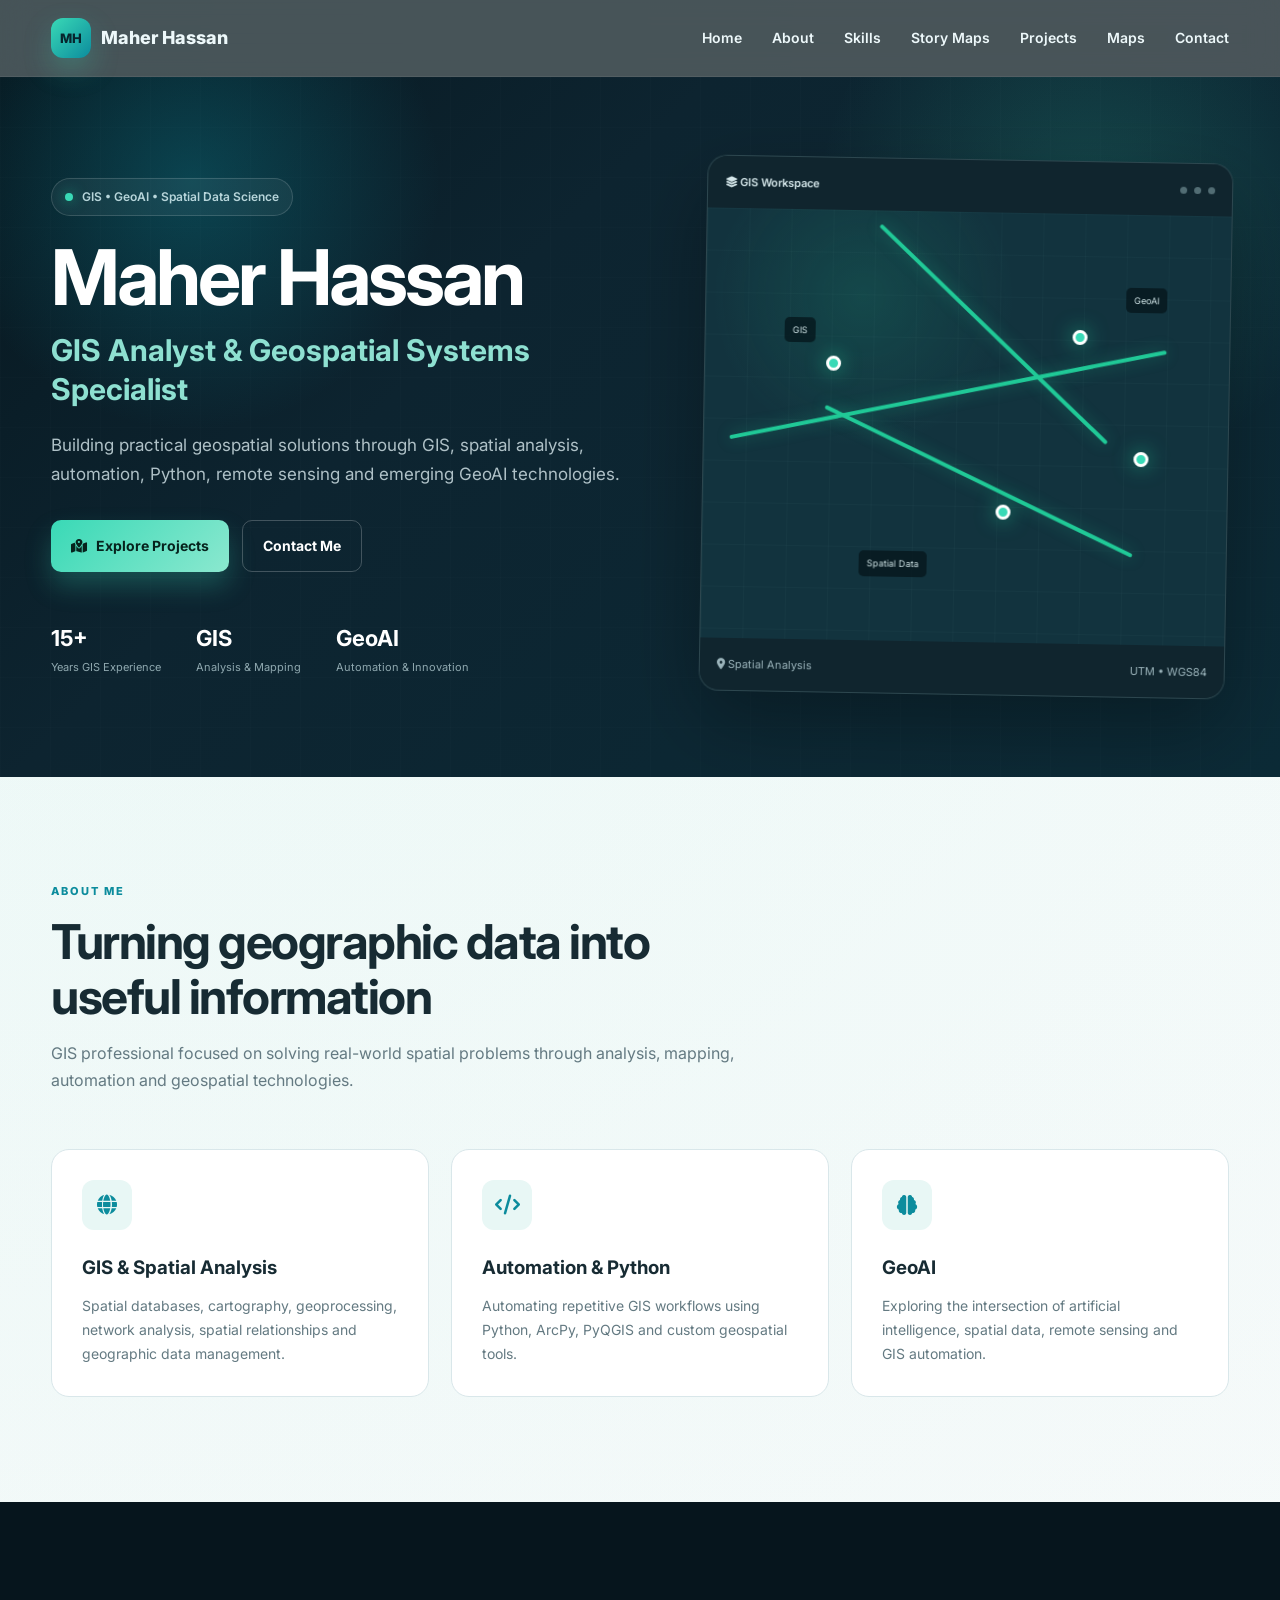
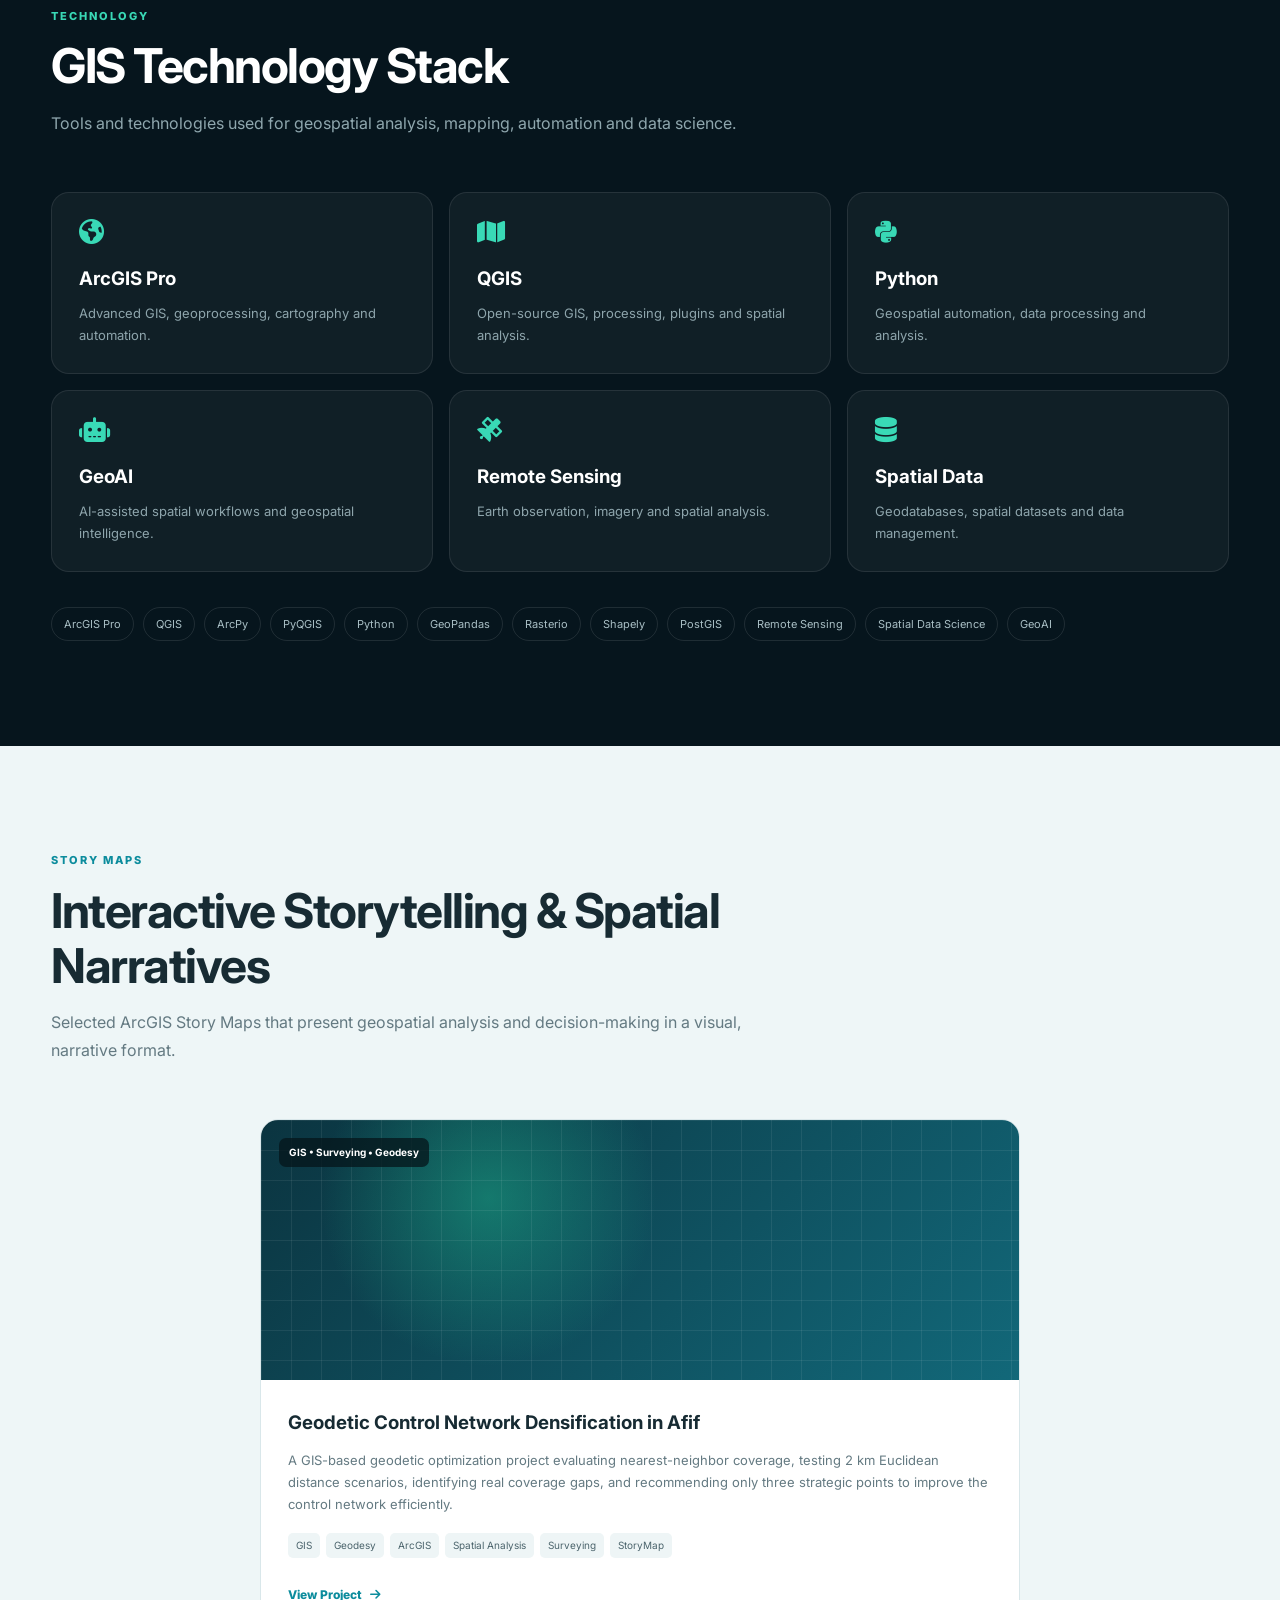
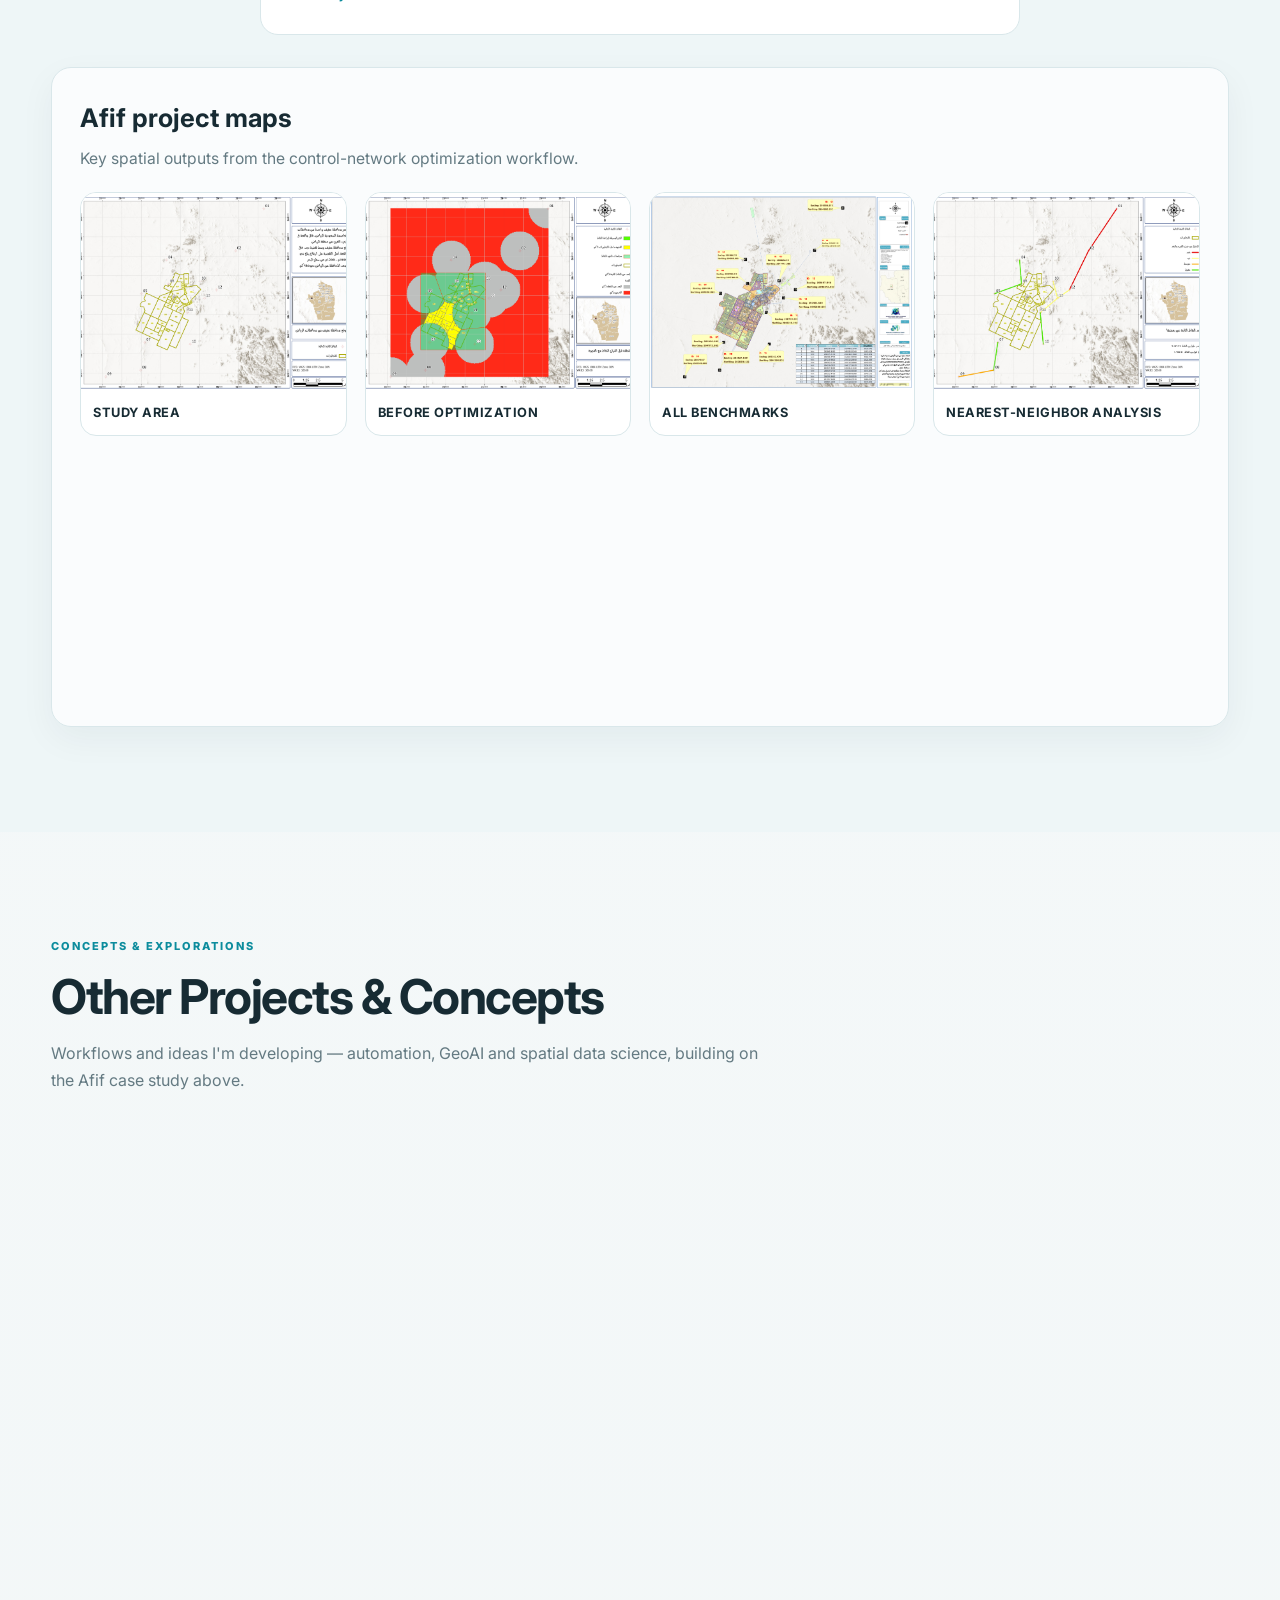
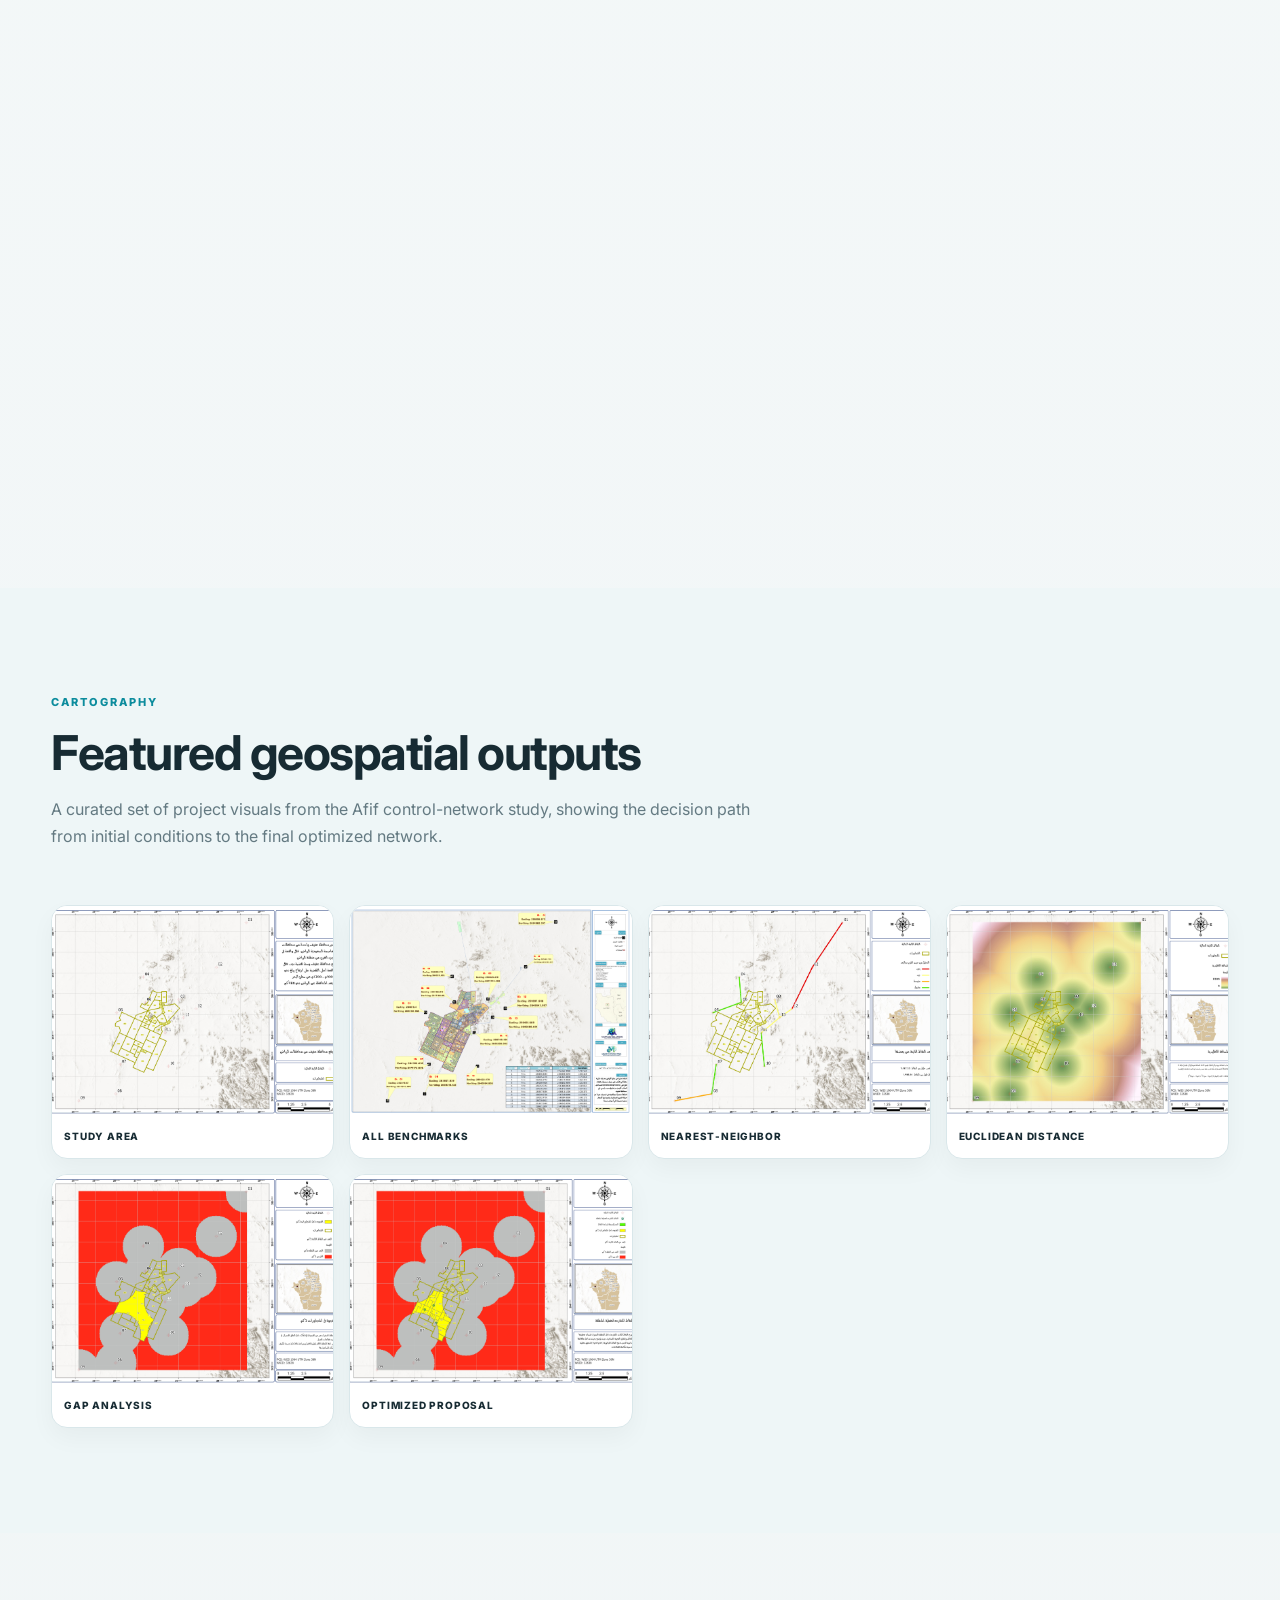
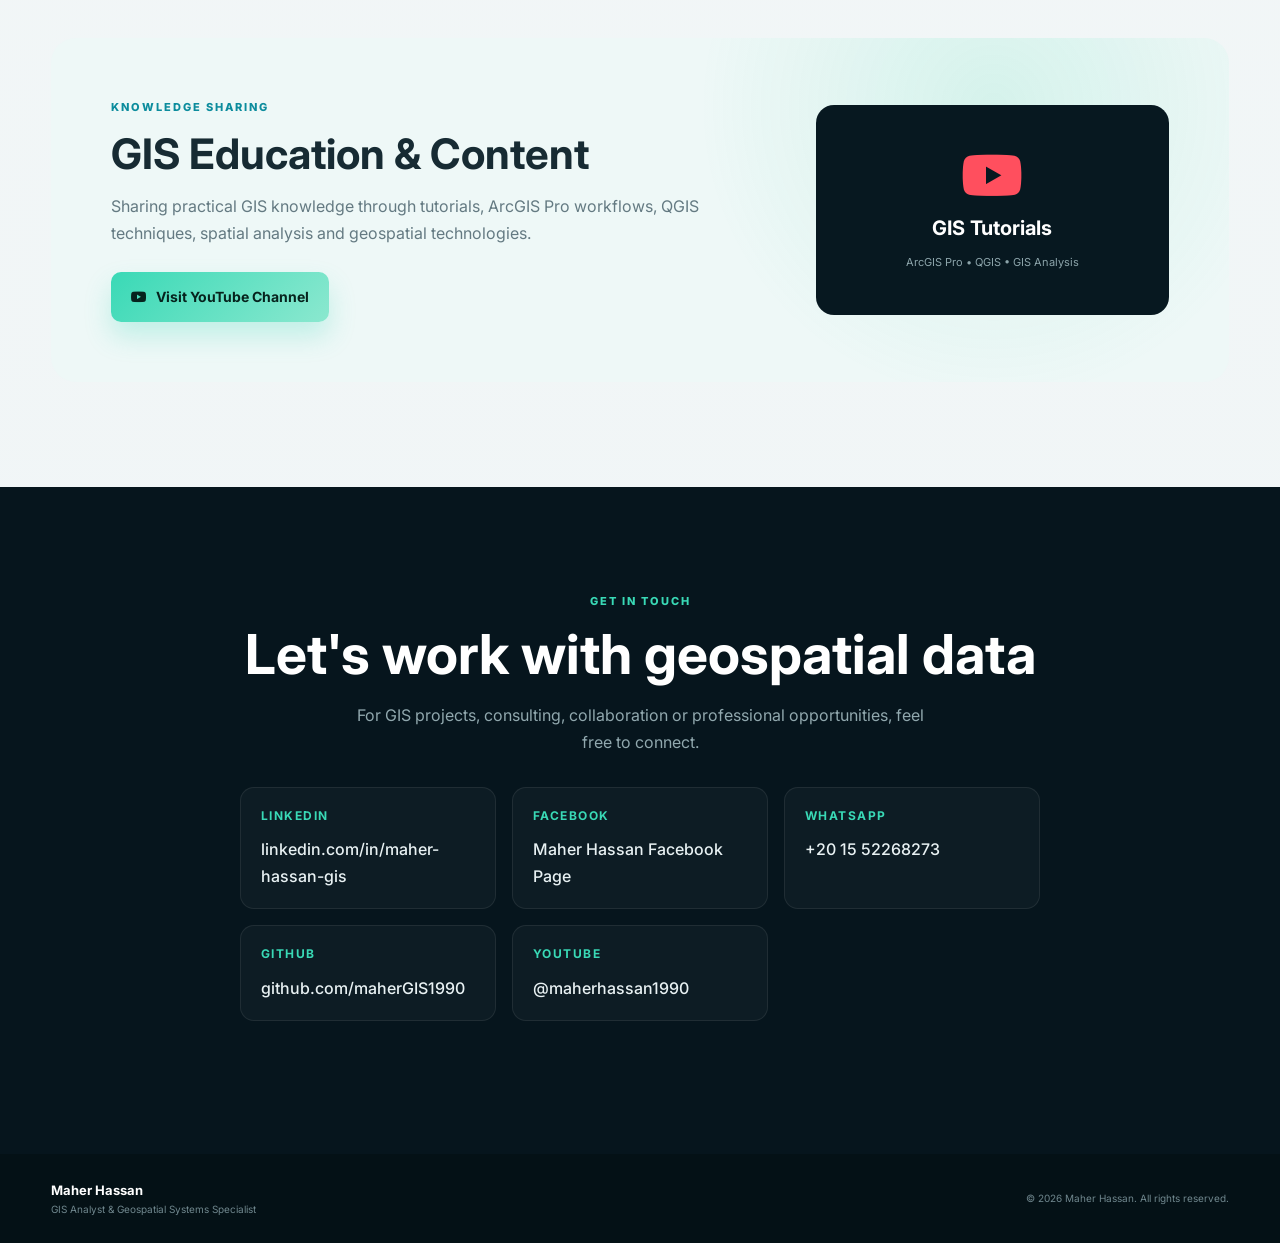
<file: index.html>
<!DOCTYPE html>
<html lang="en">
<head>
    <meta charset="UTF-8">
    <meta name="viewport" content="width=device-width, initial-scale=1.0">
    <meta name="theme-color" content="#087f8c">

    <title>Maher Hassan | GIS Analyst & GeoAI Specialist</title>

    <meta name="description"
          content="Maher Hassan GIS portfolio — GIS Analyst, ArcGIS Pro, QGIS, Python, GeoAI, Spatial Data Science, Remote Sensing and Geospatial Automation.">
    <meta name="author" content="Maher Hassan">

    <!-- Open Graph / social sharing preview -->
    <meta property="og:type" content="website">
    <meta property="og:title" content="Maher Hassan | GIS Analyst & GeoAI Specialist">
    <meta property="og:description" content="GIS Analyst specializing in ArcGIS Pro, QGIS, Python automation, remote sensing and GeoAI.">
    <meta name="twitter:card" content="summary_large_image">
    <meta name="twitter:title" content="Maher Hassan | GIS Analyst & GeoAI Specialist">
    <meta name="twitter:description" content="GIS Analyst specializing in ArcGIS Pro, QGIS, Python automation, remote sensing and GeoAI.">
    <!-- TODO once the site is live: add og:url and og:image (1200x630), and a rel="canonical" link -->

    <!-- Favicon: simple "MH" monogram in brand colors, no external file needed -->
    <link rel="icon" type="image/svg+xml"
          href="data:image/svg+xml,%3Csvg xmlns='http://www.w3.org/2000/svg' viewBox='0 0 64 64'%3E%3Crect width='64' height='64' rx='16' fill='%23071820'/%3E%3Ctext x='32' y='42' font-family='Arial, sans-serif' font-size='24' font-weight='800' fill='%2320c997' text-anchor='middle'%3EMH%3C/text%3E%3C/svg%3E">

    <link rel="stylesheet" href="style.css">

    <!-- Google Font -->
    <link rel="preconnect" href="https://fonts.googleapis.com">
    <link rel="preconnect" href="https://fonts.gstatic.com" crossorigin>
    <link href="https://fonts.googleapis.com/css2?family=Inter:wght@400;500;600;700;800&display=swap" rel="stylesheet">

    <!-- Icons -->
    <link rel="stylesheet"
          href="https://cdnjs.cloudflare.com/ajax/libs/font-awesome/6.5.2/css/all.min.css">

    <!-- Structured data for search engines -->
    <script type="application/ld+json">
    {
        "@context": "https://schema.org",
        "@type": "Person",
        "name": "Maher Hassan",
        "jobTitle": "GIS Analyst & Geospatial Systems Specialist",
        "description": "GIS Analyst specializing in ArcGIS Pro, QGIS, Python automation, remote sensing and GeoAI.",
        "sameAs": [
            "https://github.com/maherGIS1990",
            "https://www.youtube.com/@maherhassan1990"
        ]
    }
    </script>
</head>

<body>

<a href="#main-content" class="skip-link">Skip to main content</a>

<!-- ================= NAVBAR ================= -->
<header class="navbar">
    <div class="container nav-container">

        <a href="#home" class="logo">
            <span class="logo-mark">MH</span>
            <span>Maher Hassan</span>
        </a>

        <nav id="navMenu" aria-label="Primary">
            <a href="#home">Home</a>
            <a href="#about">About</a>
            <a href="#skills">Skills</a>
            <a href="#storymaps">Story Maps</a>
            <a href="#projects">Projects</a>
            <a href="#maps">Maps</a>
            <a href="#contact">Contact</a>
        </nav>

        <button class="menu-toggle" id="menuToggle" type="button"
                aria-label="Open navigation" aria-expanded="false" aria-controls="navMenu">
            <i class="fa-solid fa-bars" aria-hidden="true"></i>
        </button>

    </div>
</header>


<main id="main-content">

<!-- ================= HERO ================= -->
<section id="home" class="hero">

    <div class="hero-grid" aria-hidden="true"></div>

    <div class="container hero-container">

        <div class="hero-content">

            <div class="status">
                <span class="status-dot" aria-hidden="true"></span>
                GIS • GeoAI • Spatial Data Science
            </div>

            <h1>Maher Hassan</h1>

            <h2>GIS Analyst &amp; Geospatial Systems Specialist</h2>

            <p class="hero-text">
                Building practical geospatial solutions through GIS,
                spatial analysis, automation, Python, remote sensing
                and emerging GeoAI technologies.
            </p>

            <div class="hero-buttons">
                <a href="#projects" class="btn btn-primary">
                    <i class="fa-solid fa-map-location-dot" aria-hidden="true"></i>
                    Explore Projects
                </a>
                <a href="#contact" class="btn btn-secondary">
                    Contact Me
                </a>
            </div>

            <div class="hero-stats">
                <div>
                    <strong>15+</strong>
                    <span>Years GIS Experience</span>
                </div>
                <div>
                    <strong>GIS</strong>
                    <span>Analysis &amp; Mapping</span>
                </div>
                <div>
                    <strong>GeoAI</strong>
                    <span>Automation &amp; Innovation</span>
                </div>
            </div>

        </div>

        <!-- Decorative illustration only — not real map data -->
        <div class="hero-visual" aria-hidden="true">
            <div class="map-card">

                <div class="map-toolbar">
                    <span><i class="fa-solid fa-layer-group"></i> GIS Workspace</span>
                    <div>
                        <span class="map-dot"></span>
                        <span class="map-dot"></span>
                        <span class="map-dot"></span>
                    </div>
                </div>

                <div class="map-area">
                    <div class="map-grid"></div>

                    <div class="route route-1"></div>
                    <div class="route route-2"></div>
                    <div class="route route-3"></div>

                    <div class="map-point point-1"></div>
                    <div class="map-point point-2"></div>
                    <div class="map-point point-3"></div>
                    <div class="map-point point-4"></div>

                    <div class="map-label label-1">GIS</div>
                    <div class="map-label label-2">GeoAI</div>
                    <div class="map-label label-3">Spatial Data</div>
                </div>

                <div class="map-footer">
                    <span><i class="fa-solid fa-location-dot"></i> Spatial Analysis</span>
                    <span>UTM • WGS84</span>
                </div>

            </div>
        </div>

    </div>
</section>


<!-- ================= ABOUT ================= -->
<section id="about" class="section">
    <div class="container">

        <div class="section-heading">
            <span class="eyebrow">ABOUT ME</span>
            <h2>Turning geographic data into useful information</h2>
            <p>
                GIS professional focused on solving real-world spatial
                problems through analysis, mapping, automation and
                geospatial technologies.
            </p>
        </div>

        <div class="about-grid">

            <div class="about-card">
                <div class="icon-box"><i class="fa-solid fa-globe" aria-hidden="true"></i></div>
                <h3>GIS &amp; Spatial Analysis</h3>
                <p>
                    Spatial databases, cartography, geoprocessing,
                    network analysis, spatial relationships and
                    geographic data management.
                </p>
            </div>

            <div class="about-card">
                <div class="icon-box"><i class="fa-solid fa-code" aria-hidden="true"></i></div>
                <h3>Automation &amp; Python</h3>
                <p>
                    Automating repetitive GIS workflows using Python,
                    ArcPy, PyQGIS and custom geospatial tools.
                </p>
            </div>

            <div class="about-card">
                <div class="icon-box"><i class="fa-solid fa-brain" aria-hidden="true"></i></div>
                <h3>GeoAI</h3>
                <p>
                    Exploring the intersection of artificial intelligence,
                    spatial data, remote sensing and GIS automation.
                </p>
            </div>

        </div>
    </div>
</section>


<!-- ================= SKILLS ================= -->
<section id="skills" class="section section-dark">
    <div class="container">

        <div class="section-heading">
            <span class="eyebrow">TECHNOLOGY</span>
            <h2>GIS Technology Stack</h2>
            <p>
                Tools and technologies used for geospatial analysis,
                mapping, automation and data science.
            </p>
        </div>

        <div class="skills-grid">

            <div class="skill-card">
                <i class="fa-solid fa-earth-americas" aria-hidden="true"></i>
                <h3>ArcGIS Pro</h3>
                <p>Advanced GIS, geoprocessing, cartography and automation.</p>
            </div>

            <div class="skill-card">
                <i class="fa-solid fa-map" aria-hidden="true"></i>
                <h3>QGIS</h3>
                <p>Open-source GIS, processing, plugins and spatial analysis.</p>
            </div>

            <div class="skill-card">
                <i class="fa-brands fa-python" aria-hidden="true"></i>
                <h3>Python</h3>
                <p>Geospatial automation, data processing and analysis.</p>
            </div>

            <div class="skill-card">
                <i class="fa-solid fa-robot" aria-hidden="true"></i>
                <h3>GeoAI</h3>
                <p>AI-assisted spatial workflows and geospatial intelligence.</p>
            </div>

            <div class="skill-card">
                <i class="fa-solid fa-satellite" aria-hidden="true"></i>
                <h3>Remote Sensing</h3>
                <p>Earth observation, imagery and spatial analysis.</p>
            </div>

            <div class="skill-card">
                <i class="fa-solid fa-database" aria-hidden="true"></i>
                <h3>Spatial Data</h3>
                <p>Geodatabases, spatial datasets and data management.</p>
            </div>

        </div>

        <div class="technology-tags">
            <span>ArcGIS Pro</span>
            <span>QGIS</span>
            <span>ArcPy</span>
            <span>PyQGIS</span>
            <span>Python</span>
            <span>GeoPandas</span>
            <span>Rasterio</span>
            <span>Shapely</span>
            <span>PostGIS</span>
            <span>Remote Sensing</span>
            <span>Spatial Data Science</span>
            <span>GeoAI</span>
        </div>

    </div>
</section>


<!-- ================= STORY MAPS ================= -->
<section id="storymaps" class="section section-light">
    <div class="container">

        <div class="section-heading">
            <span class="eyebrow">STORY MAPS</span>
            <h2>Interactive Storytelling &amp; Spatial Narratives</h2>
            <p>Selected ArcGIS Story Maps that present geospatial analysis and decision-making in a visual, narrative format.</p>
        </div>

        <div class="projects-grid">

            <article class="project-card">
                <div class="project-image project-afif" aria-hidden="true">
                    <span class="project-category">GIS • Surveying • Geodesy</span>
                </div>
                <div class="project-content">
                    <h3>Geodetic Control Network Densification in Afif</h3>
                    <p>
                        A GIS-based geodetic optimization project evaluating
                        nearest-neighbor coverage, testing 2 km Euclidean
                        distance scenarios, identifying real coverage gaps,
                        and recommending only three strategic points to improve
                        the control network efficiently.
                    </p>
                    <div class="project-tags">
                        <span>GIS</span>
                        <span>Geodesy</span>
                        <span>ArcGIS</span>
                        <span>Spatial Analysis</span>
                        <span>Surveying</span>
                        <span>StoryMap</span>
                    </div>
                    <a href="afif-project.html" class="project-link">
                        View Project <i class="fa-solid fa-arrow-right" aria-hidden="true"></i>
                    </a>
                </div>
            </article>

        </div>

        <div class="afif-gallery">
            <div class="afif-gallery-header">
                <h3>Afif project maps</h3>
                <p>Key spatial outputs from the control-network optimization workflow.</p>
            </div>

            <div class="afif-map-grid">
                <figure class="afif-map-item" tabindex="0" role="button" aria-label="Open Study area map">
                    <img src="Affif/Location.jpg" alt="Afif study area and project location map">
                    <figcaption>Study area</figcaption>
                </figure>
                <figure class="afif-map-item" tabindex="0" role="button" aria-label="Open Before optimization map">
                    <img src="Affif/Before.jpg" alt="Before optimization map of the Afif geodetic control network">
                    <figcaption>Before optimization</figcaption>
                </figure>
                <figure class="afif-map-item" tabindex="0" role="button" aria-label="Open All benchmarks map">
                    <img src="Affif/All_BM.jpg" alt="All benchmark map in the Afif geodetic network">
                    <figcaption>All benchmarks</figcaption>
                </figure>
                <figure class="afif-map-item" tabindex="0" role="button" aria-label="Open Nearest-neighbor analysis map">
                    <img src="Affif/Near_Analysis.jpg" alt="Nearest neighbor analysis for Afif control network">
                    <figcaption>Nearest-neighbor analysis</figcaption>
                </figure>
                <figure class="afif-map-item" tabindex="0" role="button" aria-label="Open 2 km Euclidean distance map">
                    <img src="Affif/Euclidean_Distance.jpg" alt="Euclidean distance analysis for Afif network coverage">
                    <figcaption>2 km Euclidean distance</figcaption>
                </figure>
                <figure class="afif-map-item" tabindex="0" role="button" aria-label="Open Gap analysis map">
                    <img src="Affif/Gap_Analysis.jpg" alt="Gap analysis highlighting uncovered areas in Afif network">
                    <figcaption>Gap analysis</figcaption>
                </figure>
                <figure class="afif-map-item" tabindex="0" role="button" aria-label="Open After optimization map">
                    <img src="Affif/After.jpg" alt="Network after densification with optimized control points">
                    <figcaption>After optimization</figcaption>
                </figure>
                <figure class="afif-map-item" tabindex="0" role="button" aria-label="Open Proposed points map">
                    <img src="Affif/Proposed_Points%20.jpg" alt="Proposed strategic points for Afif geodetic control densification">
                    <figcaption>Proposed points</figcaption>
                </figure>
            </div>
        </div>
    </div>
</section>

<!-- ================= PROJECTS ================= -->
<section id="projects" class="section">
    <div class="container">

        <div class="section-heading">
            <span class="eyebrow">CONCEPTS &amp; EXPLORATIONS</span>
            <h2>Other Projects &amp; Concepts</h2>
            <p>Workflows and ideas I'm developing — automation, GeoAI and spatial data science, building on the Afif case study above.</p>
        </div>

        <div class="projects-grid">

            <article class="project-card">
                <div class="project-image crime-preview">
                    <img src="Crime%20analysis/allcrimes2020.png" alt="Map showing Los Angeles crime locations in 2020">
                    <span class="project-category">Spatial Analysis • Los Angeles</span>
                </div>
                <div class="project-content">
                    <h3>Crime Analysis in Los Angeles</h3>
                    <p>
                        A spatial study of crime patterns from 2020 to 2022,
                        including density, theft distribution and comparisons
                        across city districts.
                    </p>
                    <div class="project-tags">
                        <span>GIS</span>
                        <span>Crime Data</span>
                        <span>Hexbin Analysis</span>
                        <span>2020–2022</span>
                    </div>
                    <a href="crime-analysis-la.html" class="project-link">
                        View Project <i class="fa-solid fa-arrow-right" aria-hidden="true"></i>
                    </a>
                </div>
            </article>

            <article class="project-card">
                <div class="project-image project-geoai" aria-hidden="true">
                    <span class="project-category">GeoAI</span>
                </div>
                <div class="project-content">
                    <h3>GeoAI &amp; GIS Automation</h3>
                    <p>
                        Concept and workflows for integrating artificial
                        intelligence with GIS analysis and geospatial
                        automation.
                    </p>
                    <div class="project-tags">
                        <span>GeoAI</span>
                        <span>Python</span>
                        <span>Automation</span>
                        <span>AI</span>
                    </div>
                    <a href="#storymaps" class="project-link">
                        View Concept <i class="fa-solid fa-arrow-right" aria-hidden="true"></i>
                    </a>
                </div>
            </article>

            <article class="project-card">
                <div class="project-image project-qgis" aria-hidden="true">
                    <span class="project-category">QGIS • Python</span>
                </div>
                <div class="project-content">
                    <h3>Custom QGIS Tools</h3>
                    <p>
                        Development of custom QGIS plugins and tools for
                        editing, quality control, numbering and spatial
                        workflows.
                    </p>
                    <div class="project-tags">
                        <span>QGIS</span>
                        <span>PyQGIS</span>
                        <span>Plugins</span>
                        <span>QC</span>
                    </div>
                    <a href="#maps" class="project-link">
                        View Workflow <i class="fa-solid fa-arrow-right" aria-hidden="true"></i>
                    </a>
                </div>
            </article>

            <article class="project-card">
                <div class="project-image project-spatial" aria-hidden="true">
                    <span class="project-category">Spatial Data Science</span>
                </div>
                <div class="project-content">
                    <h3>Spatial Data Science</h3>
                    <p>
                        Spatial data exploration, analysis and visualization
                        using modern Python geospatial technologies.
                    </p>
                    <div class="project-tags">
                        <span>Python</span>
                        <span>GeoPandas</span>
                        <span>Data Science</span>
                        <span>Maps</span>
                    </div>
                    <a href="#maps" class="project-link">
                        View Visuals <i class="fa-solid fa-arrow-right" aria-hidden="true"></i>
                    </a>
                </div>
            </article>

        </div>
    </div>
</section>


<!-- ================= MAPS ================= -->
<section id="maps" class="section section-light">
    <div class="container">

        <div class="section-heading">
            <span class="eyebrow">CARTOGRAPHY</span>
            <h2>Featured geospatial outputs</h2>
            <p>
                A curated set of project visuals from the Afif control-network study,
                showing the decision path from initial conditions to the final optimized network.
            </p>
        </div>

        <div class="maps-grid">
            <figure class="map-feature-card" tabindex="0" role="button" aria-label="Open study area map">
                <img src="Affif/Location.jpg" alt="Afif study area map">
                <figcaption>Study area</figcaption>
            </figure>
            <figure class="map-feature-card" tabindex="0" role="button" aria-label="Open all benchmark map">
                <img src="Affif/All_BM.jpg" alt="All benchmark map in Afif">
                <figcaption>All benchmarks</figcaption>
            </figure>
            <figure class="map-feature-card" tabindex="0" role="button" aria-label="Open nearest analysis map">
                <img src="Affif/Near_Analysis.jpg" alt="Nearest neighbor analysis map">
                <figcaption>Nearest-neighbor</figcaption>
            </figure>
            <figure class="map-feature-card" tabindex="0" role="button" aria-label="Open Euclidean distance map">
                <img src="Affif/Euclidean_Distance.jpg" alt="Euclidean distance map">
                <figcaption>Euclidean distance</figcaption>
            </figure>
            <figure class="map-feature-card" tabindex="0" role="button" aria-label="Open gap analysis map">
                <img src="Affif/Gap_Analysis.jpg" alt="Gap analysis map">
                <figcaption>Gap analysis</figcaption>
            </figure>
            <figure class="map-feature-card" tabindex="0" role="button" aria-label="Open proposed points map">
                <img src="Affif/Proposed_Points%20.jpg" alt="Proposed strategic points map">
                <figcaption>Optimized proposal</figcaption>
            </figure>
        </div>

    </div>
</section>


<!-- ================= KNOWLEDGE ================= -->
<section class="section" aria-labelledby="knowledge-heading">
    <div class="container">

        <div class="knowledge">

            <div>
                <span class="eyebrow">KNOWLEDGE SHARING</span>
                <h2 id="knowledge-heading">GIS Education &amp; Content</h2>
                <p>
                    Sharing practical GIS knowledge through tutorials,
                    ArcGIS Pro workflows, QGIS techniques, spatial analysis
                    and geospatial technologies.
                </p>
                <a href="https://www.youtube.com/@maherhassan1990"
                   target="_blank" rel="noopener noreferrer" class="btn btn-primary">
                    <i class="fa-brands fa-youtube" aria-hidden="true"></i>
                    Visit YouTube Channel
                </a>
            </div>

            <div class="youtube-card" aria-hidden="true">
                <i class="fa-brands fa-youtube"></i>
                <strong>GIS Tutorials</strong>
                <span>ArcGIS Pro • QGIS • GIS Analysis</span>
            </div>

        </div>
    </div>
</section>


<!-- ================= CONTACT ================= -->
<section id="contact" class="section contact-section">
    <div class="container">

        <div class="contact-box">
            <span class="eyebrow">GET IN TOUCH</span>
            <h2>Let's work with geospatial data</h2>
            <p>
                For GIS projects, consulting, collaboration or
                professional opportunities, feel free to connect.
            </p>

            <div class="contact-details" aria-label="Contact information">
                <div class="contact-item">
                    <span class="contact-label">LinkedIn</span>
                    <a href="https://www.linkedin.com/in/maher-hassan-gis" target="_blank" rel="noopener noreferrer">
                        linkedin.com/in/maher-hassan-gis
                    </a>
                </div>
                <div class="contact-item">
                    <span class="contact-label">Facebook</span>
                    <a href="https://www.facebook.com/profile.php?id=61570489322588&locale=ar_AR" target="_blank" rel="noopener noreferrer">
                        Maher Hassan Facebook Page
                    </a>
                </div>
                <div class="contact-item">
                    <span class="contact-label">WhatsApp</span>
                    <a href="https://wa.me/201552268273" target="_blank" rel="noopener noreferrer">
                        +20 15 52268273
                    </a>
                </div>
                <div class="contact-item">
                    <span class="contact-label">GitHub</span>
                    <a href="https://github.com/maherGIS1990" target="_blank" rel="noopener noreferrer">
                        github.com/maherGIS1990
                    </a>
                </div>
                <div class="contact-item">
                    <span class="contact-label">YouTube</span>
                    <a href="https://www.youtube.com/@maherhassan1990" target="_blank" rel="noopener noreferrer">
                        @maherhassan1990
                    </a>
                </div>
            </div>
        </div>

    </div>
</section>

</main>


<!-- ================= FOOTER ================= -->
<footer>
    <div class="container footer-content">
        <div>
            <strong>Maher Hassan</strong>
            <span>GIS Analyst &amp; Geospatial Systems Specialist</span>
        </div>
        <p>© <span id="year">2026</span> Maher Hassan. All rights reserved.</p>
    </div>
</footer>


<script src="script.js"></script>

</body>
</html>
</file>
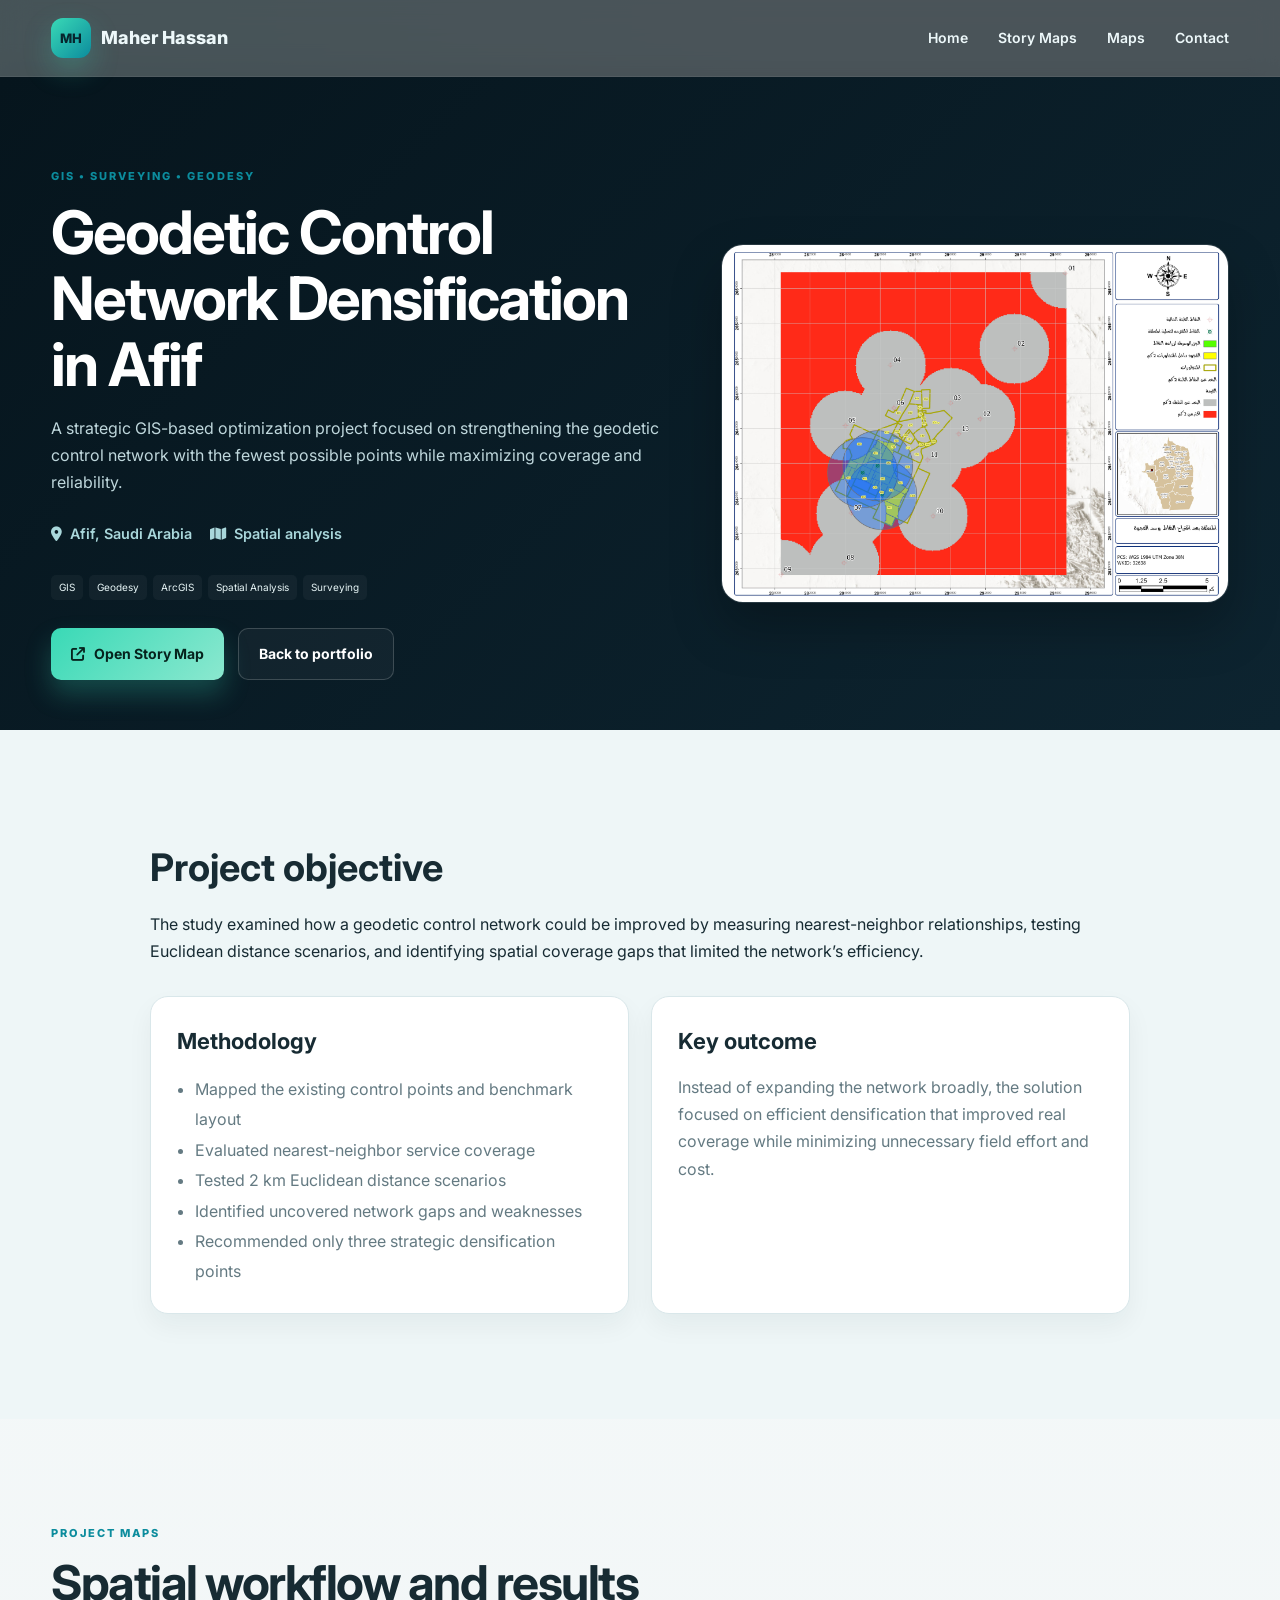
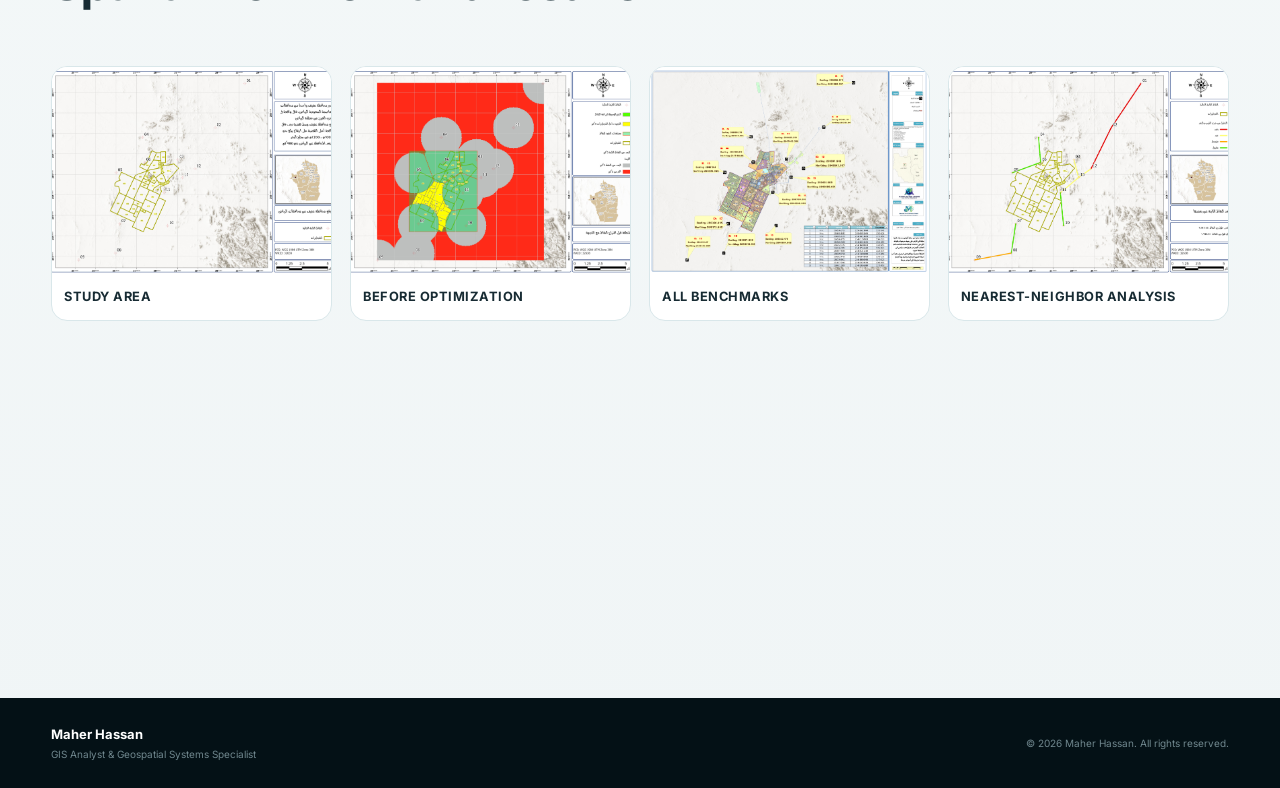
<file: afif-project.html>
<!DOCTYPE html>
<html lang="en">
<head>
    <meta charset="UTF-8">
    <meta name="viewport" content="width=device-width, initial-scale=1.0">
    <title>Afif Control Network Project | Maher Hassan</title>
    <meta name="description" content="Afif geodetic control network densification project by Maher Hassan.">
    <link rel="icon" type="image/svg+xml" href="data:image/svg+xml,%3Csvg xmlns='http://www.w3.org/2000/svg' viewBox='0 0 64 64'%3E%3Crect width='64' height='64' rx='16' fill='%23071820'/%3E%3Ctext x='32' y='42' font-family='Arial, sans-serif' font-size='24' font-weight='800' fill='%2320c997' text-anchor='middle'%3EMH%3C/text%3E%3C/svg%3E">
    <link rel="preconnect" href="https://fonts.googleapis.com">
    <link rel="preconnect" href="https://fonts.gstatic.com" crossorigin>
    <link href="https://fonts.googleapis.com/css2?family=Inter:wght@400;500;600;700;800&display=swap" rel="stylesheet">
    <link rel="stylesheet" href="https://cdnjs.cloudflare.com/ajax/libs/font-awesome/6.5.2/css/all.min.css">
    <link rel="stylesheet" href="style.css">
</head>
<body>
    <header class="navbar">
        <div class="container nav-container">
            <a href="index.html#home" class="logo">
                <span class="logo-mark">MH</span>
                <span>Maher Hassan</span>
            </a>
            <nav aria-label="Secondary navigation">
                <a href="index.html#home">Home</a>
                <a href="index.html#storymaps">Story Maps</a>
                <a href="index.html#maps">Maps</a>
                <a href="index.html#contact">Contact</a>
            </nav>
        </div>
    </header>

    <main>
        <section class="project-detail-hero">
            <div class="container detail-grid">
                <div>
                    <span class="eyebrow">GIS • SURVEYING • GEODESY</span>
                    <h1>Geodetic Control Network Densification in Afif</h1>
                    <p>
                        A strategic GIS-based optimization project focused on strengthening the geodetic control network with the fewest possible points while maximizing coverage and reliability.
                    </p>
                    <div class="project-detail-meta">
                        <span><i class="fa-solid fa-location-dot"></i> Afif, Saudi Arabia</span>
                        <span><i class="fa-solid fa-map"></i> Spatial analysis</span>
                    </div>
                    <div class="project-tags detail-tags">
                        <span>GIS</span>
                        <span>Geodesy</span>
                        <span>ArcGIS</span>
                        <span>Spatial Analysis</span>
                        <span>Surveying</span>
                    </div>
                    <div class="project-detail-actions">
                        <a href="https://arcg.is/1WeOm93" target="_blank" rel="noopener noreferrer" class="btn btn-primary">
                            <i class="fa-solid fa-arrow-up-right-from-square"></i>
                            Open Story Map
                        </a>
                        <a href="index.html#storymaps" class="btn btn-secondary light-btn">
                            Back to portfolio
                        </a>
                    </div>
                </div>

                <div class="detail-visual">
                    <img src="Affif/After.jpg" alt="Afif project optimization outcome map">
                </div>
            </div>
        </section>

        <section class="section section-light">
            <div class="container detail-content">
                <div class="detail-intro">
                    <h2>Project objective</h2>
                    <p>
                        The study examined how a geodetic control network could be improved by measuring nearest-neighbor relationships, testing Euclidean distance scenarios, and identifying spatial coverage gaps that limited the network’s efficiency.
                    </p>
                </div>

                <div class="detail-grid-two">
                    <div class="detail-card">
                        <h3>Methodology</h3>
                        <ul>
                            <li>Mapped the existing control points and benchmark layout</li>
                            <li>Evaluated nearest-neighbor service coverage</li>
                            <li>Tested 2 km Euclidean distance scenarios</li>
                            <li>Identified uncovered network gaps and weaknesses</li>
                            <li>Recommended only three strategic densification points</li>
                        </ul>
                    </div>

                    <div class="detail-card">
                        <h3>Key outcome</h3>
                        <p>
                            Instead of expanding the network broadly, the solution focused on efficient densification that improved real coverage while minimizing unnecessary field effort and cost.
                        </p>
                    </div>
                </div>
            </div>
        </section>

        <section class="section">
            <div class="container">
                <div class="section-heading">
                    <span class="eyebrow">PROJECT MAPS</span>
                    <h2>Spatial workflow and results</h2>
                </div>

                <div class="afif-project-gallery">
                    <figure class="afif-map-item" tabindex="0" role="button" aria-label="Open study area map">
                        <img src="Affif/Location.jpg" alt="Afif project location map">
                        <figcaption>Study area</figcaption>
                    </figure>
                    <figure class="afif-map-item" tabindex="0" role="button" aria-label="Open before optimization map">
                        <img src="Affif/Before.jpg" alt="Afif benchmark network before optimization">
                        <figcaption>Before optimization</figcaption>
                    </figure>
                    <figure class="afif-map-item" tabindex="0" role="button" aria-label="Open all benchmarks map">
                        <img src="Affif/All_BM.jpg" alt="Afif all benchmark map">
                        <figcaption>All benchmarks</figcaption>
                    </figure>
                    <figure class="afif-map-item" tabindex="0" role="button" aria-label="Open nearest analysis map">
                        <img src="Affif/Near_Analysis.jpg" alt="Afif nearest-neighbor analysis map">
                        <figcaption>Nearest-neighbor analysis</figcaption>
                    </figure>
                    <figure class="afif-map-item" tabindex="0" role="button" aria-label="Open Euclidean distance map">
                        <img src="Affif/Euclidean_Distance.jpg" alt="Afif Euclidean distance analysis map">
                        <figcaption>Euclidean distance</figcaption>
                    </figure>
                    <figure class="afif-map-item" tabindex="0" role="button" aria-label="Open gap analysis map">
                        <img src="Affif/Gap_Analysis.jpg" alt="Afif gap analysis map">
                        <figcaption>Gap analysis</figcaption>
                    </figure>
                    <figure class="afif-map-item" tabindex="0" role="button" aria-label="Open after optimization map">
                        <img src="Affif/After.jpg" alt="Afif spatial network after optimization">
                        <figcaption>After optimization</figcaption>
                    </figure>
                    <figure class="afif-map-item" tabindex="0" role="button" aria-label="Open proposed points map">
                        <img src="Affif/Proposed_Points%20.jpg" alt="Afif proposed strategic points map">
                        <figcaption>Proposed points</figcaption>
                    </figure>
                </div>
            </div>
        </section>
    </main>

    <footer>
        <div class="container footer-content">
            <div>
                <strong>Maher Hassan</strong>
                <span>GIS Analyst &amp; Geospatial Systems Specialist</span>
            </div>
            <p>© <span id="year">2026</span> Maher Hassan. All rights reserved.</p>
        </div>
    </footer>

    <script src="script.js"></script>
</body>
</html>
</file>
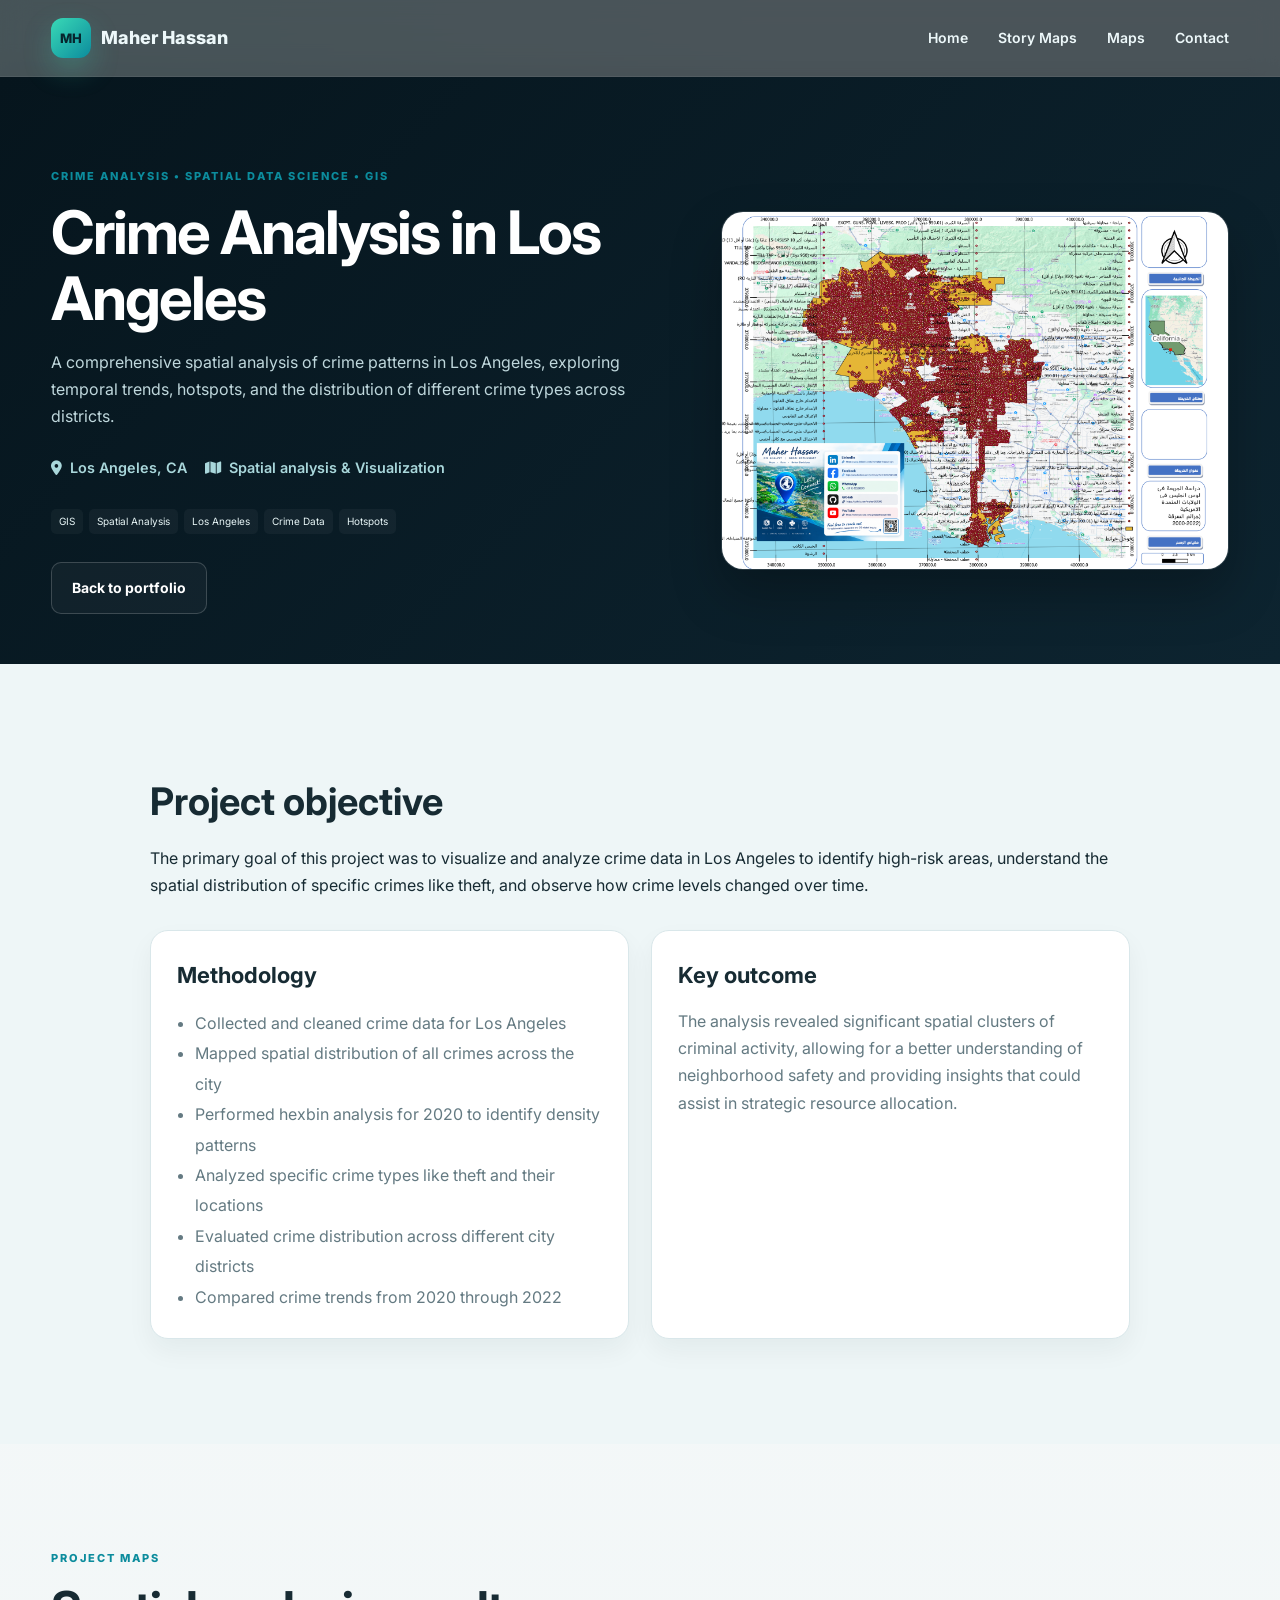
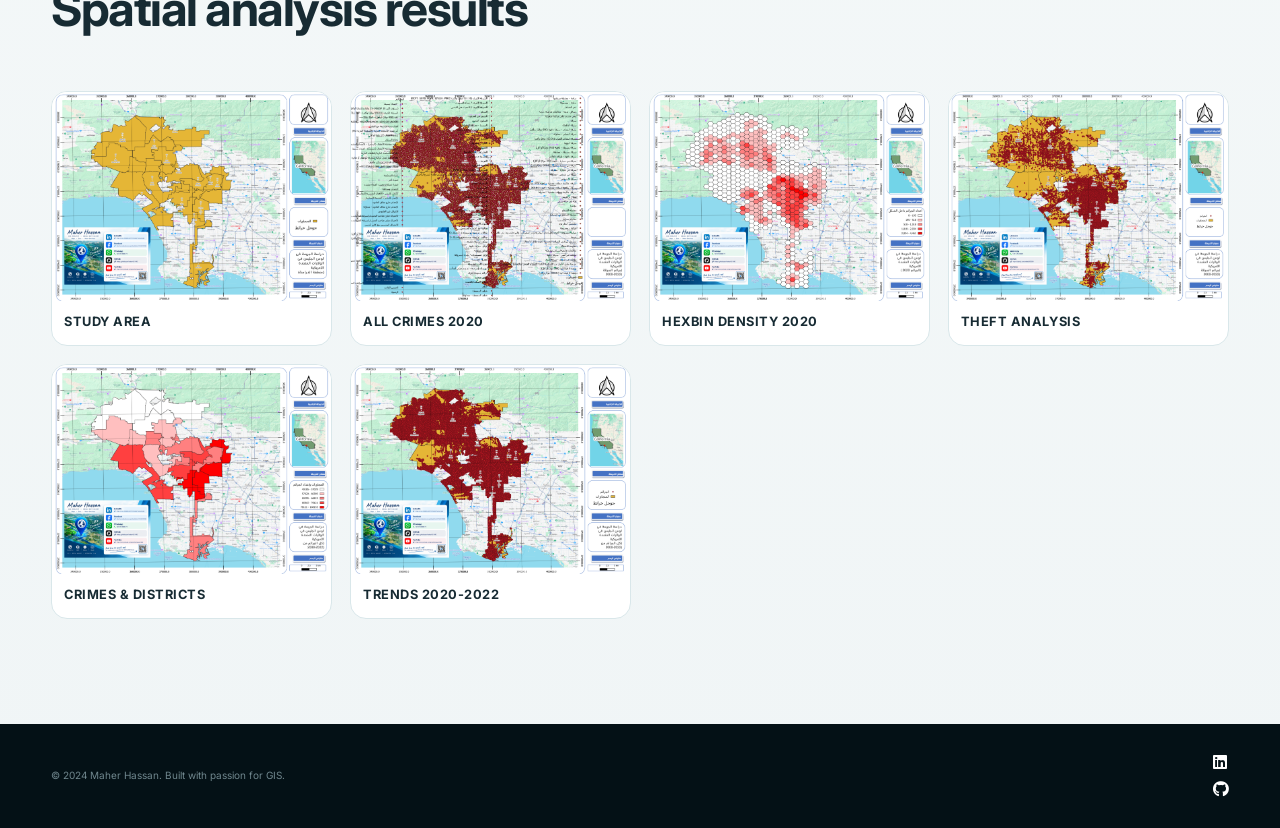
<file: crime-analysis-la.html>
<!DOCTYPE html>
<html lang="en">
<head>
    <meta charset="UTF-8">
    <meta name="viewport" content="width=device-width, initial-scale=1.0">
    <title>Crime Analysis in Los Angeles | Maher Hassan</title>
    <meta name="description" content="Crime analysis and spatial distribution project in Los Angeles by Maher Hassan.">
    <link rel="icon" type="image/svg+xml" href="data:image/svg+xml,%3Csvg xmlns='http://www.w3.org/2000/svg' viewBox='0 0 64 64'%3E%3Crect width='64' height='64' rx='16' fill='%23071820'/%3E%3Ctext x='32' y='42' font-family='Arial, sans-serif' font-size='24' font-weight='800' fill='%2320c997' text-anchor='middle'%3EMH%3C/text%3E%3C/svg%3E">
    <link rel="preconnect" href="https://fonts.googleapis.com">
    <link rel="preconnect" href="https://fonts.gstatic.com" crossorigin>
    <link href="https://fonts.googleapis.com/css2?family=Inter:wght@400;500;600;700;800&display=swap" rel="stylesheet">
    <link rel="stylesheet" href="https://cdnjs.cloudflare.com/ajax/libs/font-awesome/6.5.2/css/all.min.css">
    <link rel="stylesheet" href="style.css">
</head>
<body>
    <header class="navbar">
        <div class="container nav-container">
            <a href="index.html#home" class="logo">
                <span class="logo-mark">MH</span>
                <span>Maher Hassan</span>
            </a>
            <nav aria-label="Secondary navigation">
                <a href="index.html#home">Home</a>
                <a href="index.html#storymaps">Story Maps</a>
                <a href="index.html#maps">Maps</a>
                <a href="index.html#contact">Contact</a>
            </nav>
        </div>
    </header>

    <main>
        <section class="project-detail-hero">
            <div class="container detail-grid">
                <div>
                    <span class="eyebrow">CRIME ANALYSIS • SPATIAL DATA SCIENCE • GIS</span>
                    <h1>Crime Analysis in Los Angeles</h1>
                    <p>
                        A comprehensive spatial analysis of crime patterns in Los Angeles, exploring temporal trends, hotspots, and the distribution of different crime types across districts.
                    </p>
                    <div class="project-detail-meta">
                        <span><i class="fa-solid fa-location-dot"></i> Los Angeles, CA</span>
                        <span><i class="fa-solid fa-map"></i> Spatial analysis & Visualization</span>
                    </div>
                    <div class="project-tags detail-tags">
                        <span>GIS</span>
                        <span>Spatial Analysis</span>
                        <span>Los Angeles</span>
                        <span>Crime Data</span>
                        <span>Hotspots</span>
                    </div>
                    <div class="project-detail-actions">
                        <a href="index.html#storymaps" class="btn btn-secondary light-btn">
                            Back to portfolio
                        </a>
                    </div>
                </div>

                <div class="detail-visual">
                    <img src="Crime analysis/allcrimes2020.png" alt="Los Angeles All Crimes 2020 Map">
                </div>
            </div>
        </section>

        <section class="section section-light">
            <div class="container detail-content">
                <div class="detail-intro">
                    <h2>Project objective</h2>
                    <p>
                        The primary goal of this project was to visualize and analyze crime data in Los Angeles to identify high-risk areas, understand the spatial distribution of specific crimes like theft, and observe how crime levels changed over time.
                    </p>
                </div>

                <div class="detail-grid-two">
                    <div class="detail-card">
                        <h3>Methodology</h3>
                        <ul>
                            <li>Collected and cleaned crime data for Los Angeles</li>
                            <li>Mapped spatial distribution of all crimes across the city</li>
                            <li>Performed hexbin analysis for 2020 to identify density patterns</li>
                            <li>Analyzed specific crime types like theft and their locations</li>
                            <li>Evaluated crime distribution across different city districts</li>
                            <li>Compared crime trends from 2020 through 2022</li>
                        </ul>
                    </div>

                    <div class="detail-card">
                        <h3>Key outcome</h3>
                        <p>
                            The analysis revealed significant spatial clusters of criminal activity, allowing for a better understanding of neighborhood safety and providing insights that could assist in strategic resource allocation.
                        </p>
                    </div>
                </div>
            </div>
        </section>

        <section class="section">
            <div class="container">
                <div class="section-heading">
                    <span class="eyebrow">PROJECT MAPS</span>
                    <h2>Spatial analysis results</h2>
                </div>

                <div class="afif-project-gallery">
                    <figure class="afif-map-item" tabindex="0" role="button" aria-label="Open study area map">
                        <img src="Crime analysis/Study area.png" alt="LA Crime Study Area Map">
                        <figcaption>Study area</figcaption>
                    </figure>
                    <figure class="afif-map-item" tabindex="0" role="button" aria-label="Open all crimes 2020 map">
                        <img src="Crime analysis/allcrimes2020.png" alt="All crimes in LA 2020">
                        <figcaption>All crimes 2020</figcaption>
                    </figure>
                    <figure class="afif-map-item" tabindex="0" role="button" aria-label="Open hexbin 2020 map">
                        <img src="Crime analysis/Hex_2020.png" alt="Hexbin analysis of crimes in 2020">
                        <figcaption>Hexbin density 2020</figcaption>
                    </figure>
                    <figure class="afif-map-item" tabindex="0" role="button" aria-label="Open theft crimes map">
                        <img src="Crime analysis/Theft.png" alt="Spatial distribution of theft in LA">
                        <figcaption>Theft analysis</figcaption>
                    </figure>
                    <figure class="afif-map-item" tabindex="0" role="button" aria-label="Open crimes and districts map">
                        <img src="Crime analysis/Crimes and districts.png" alt="Crimes distributed by districts">
                        <figcaption>Crimes & Districts</figcaption>
                    </figure>
                    <figure class="afif-map-item" tabindex="0" role="button" aria-label="Open crime trends to 2022 map">
                        <img src="Crime analysis/all crimes to 2022.png" alt="Crime trends from 2020 to 2022">
                        <figcaption>Trends 2020-2022</figcaption>
                    </figure>
                </div>
            </div>
        </section>
    </main>

    <footer>
        <div class="container footer-content">
            <div>
                <p>&copy; 2024 Maher Hassan. Built with passion for GIS.</p>
            </div>
            <div class="footer-social">
                <a href="https://www.linkedin.com/in/maher-hassan-gis" target="_blank" aria-label="LinkedIn"><i class="fa-brands fa-linkedin"></i></a>
                <a href="https://github.com/maherGIS1990" target="_blank" aria-label="GitHub"><i class="fa-brands fa-github"></i></a>
            </div>
        </div>
    </footer>
</body>
</html>
</file>
<file: style.css>
/* =========================================================
   MAHER HASSAN GIS PORTFOLIO
   ========================================================= */

:root {
    --primary: #0c8c9d;
    --primary-dark: #085d69;
    --accent: #39d9b6;

    --dark: #06151d;
    --dark-2: #0d2430;
    --text: #172b33;
    --muted: #647a82;

    --light: #eef6f7;
    --white: #ffffff;

    --border: #d9e7ea;

    --shadow: 0 24px 60px rgba(5, 22, 31, 0.12);

    --radius: 18px;

    --container: 1180px;
}


/* ================= RESET ================= */

* {
    margin: 0;
    padding: 0;
    box-sizing: border-box;
}

html {
    scroll-behavior: smooth;
}

body {
    font-family: "Inter", sans-serif;
    color: var(--text);
    background:
        radial-gradient(circle at top left, rgba(57, 217, 182, 0.08), transparent 28%),
        linear-gradient(180deg, #f8fbfb 0%, #f0f5f6 100%);
    line-height: 1.7;
}

a {
    color: inherit;
    text-decoration: none;
}

button {
    font-family: inherit;
}

.container {
    width: min(92%, var(--container));
    margin: auto;
}


/* ================= ACCESSIBILITY ================= */

.skip-link {
    position: absolute;
    top: -100px;
    left: 12px;
    z-index: 2000;

    padding: 12px 18px;

    border-radius: 8px;

    background: var(--primary);
    color: white;

    font-size: 13px;
    font-weight: 700;

    transition: top 0.2s ease;
}

.skip-link:focus {
    top: 12px;
}

/* Visible keyboard focus everywhere a person can tab to */
a:focus-visible,
button:focus-visible {
    outline: 2px solid var(--accent);
    outline-offset: 3px;
    border-radius: 4px;
}


/* ================= NAVBAR ================= */

.navbar {
    position: sticky;
    top: 0;
    z-index: 1000;

    background: rgba(8, 20, 27, 0.72);
    backdrop-filter: blur(14px);

    border-bottom: 1px solid rgba(255, 255, 255, 0.06);
}

.logo,
.navbar nav a {
    color: #edf8fa;
}

.nav-container {
    min-height: 76px;

    display: flex;
    align-items: center;
    justify-content: space-between;
}

.logo {
    display: flex;
    align-items: center;
    gap: 10px;

    font-weight: 800;
    font-size: 18px;
}

.logo-mark {
    width: 40px;
    height: 40px;

    display: grid;
    place-items: center;

    border-radius: 12px;

    background: linear-gradient(135deg, var(--accent), var(--primary));
    color: #07252d;

    font-size: 13px;
    box-shadow: 0 12px 28px rgba(57, 217, 182, 0.25);
}

nav {
    display: flex;
    align-items: center;
    gap: 30px;
}

nav a {
    color: #40525a;
    font-size: 14px;
    font-weight: 600;

    transition: 0.25s ease;
}

nav a:hover {
    color: var(--primary);
}

.menu-toggle {
    display: none;

    border: none;
    background: transparent;

    font-size: 22px;
    cursor: pointer;
}


/* ================= HERO ================= */

.hero {
    position: relative;
    overflow: hidden;

    min-height: 700px;

    background:
        radial-gradient(circle at 85% 18%, rgba(57, 217, 182, 0.18), transparent 22%),
        radial-gradient(circle at 15% 15%, rgba(12, 140, 157, 0.35), transparent 20%),
        linear-gradient(135deg, #071820 0%, #0d2430 36%, #0b2a36 100%);

    color: white;
}

.hero-grid {
    position: absolute;
    inset: 0;

    opacity: 0.15;

    background-image:
        linear-gradient(rgba(255,255,255,0.08) 1px, transparent 1px),
        linear-gradient(90deg, rgba(255,255,255,0.08) 1px, transparent 1px);

    background-size: 50px 50px;
}

.hero-container {
    min-height: 700px;

    position: relative;
    z-index: 1;

    display: grid;
    grid-template-columns: 1.05fr 0.95fr;
    align-items: center;
    gap: 70px;

    padding-top: 70px;
    padding-bottom: 70px;
}

.hero-visual {
    perspective: 1200px;
    transform-style: preserve-3d;
}

.status {
    display: inline-flex;
    align-items: center;
    gap: 9px;

    padding: 8px 13px;

    border: 1px solid rgba(255,255,255,0.15);
    border-radius: 999px;

    background: rgba(255,255,255,0.05);

    color: #b7d5da;

    font-size: 12px;
    font-weight: 600;

    margin-bottom: 22px;
}

.status-dot {
    width: 8px;
    height: 8px;

    border-radius: 50%;

    background: var(--accent);

    box-shadow: 0 0 14px rgba(32, 201, 151, 0.8);
}

.hero h1 {
    font-size: clamp(45px, 6vw, 78px);
    line-height: 1.05;
    letter-spacing: -3px;
    margin-bottom: 12px;
}

.hero h2 {
    color: #8ee0d1;

    font-size: clamp(20px, 3vw, 30px);
    line-height: 1.3;

    margin-bottom: 22px;
}

.hero-text {
    max-width: 650px;

    color: #afc1c7;

    font-size: 17px;
}

.hero-buttons {
    display: flex;
    gap: 13px;

    margin-top: 32px;
}

.btn {
    display: inline-flex;
    align-items: center;
    justify-content: center;
    gap: 9px;

    padding: 13px 20px;

    border-radius: 10px;

    font-size: 14px;
    font-weight: 700;

    transition: 0.25s ease;
}

.btn-primary {
    background: linear-gradient(135deg, var(--accent), #8be8cf);
    color: #06231d;
    box-shadow: 0 14px 26px rgba(57, 217, 182, 0.25);
}

.btn-primary:hover {
    transform: translateY(-2px) scale(1.01);
    box-shadow: 0 18px 32px rgba(57, 217, 182, 0.28);
}

.btn-secondary {
    border: 1px solid rgba(255,255,255,0.22);
    color: white;
}

.btn-secondary:hover {
    background: rgba(255,255,255,0.08);
}

.hero-stats {
    display: flex;
    gap: 35px;

    margin-top: 48px;
}

.hero-stats div {
    display: flex;
    flex-direction: column;
}

.hero-stats strong {
    font-size: 22px;
}

.hero-stats span {
    color: #8fa8af;
    font-size: 11px;
}


/* ================= MAP VISUAL ================= */

.map-card {
    position: relative;

    border-radius: 20px;

    overflow: hidden;

    background: #102d37;

    border: 1px solid rgba(255,255,255,0.12);

    box-shadow: 0 30px 80px rgba(0,0,0,0.3);

    transform: rotateX(var(--rotate-x, 0deg)) rotateY(var(--rotate-y, 0deg)) rotateZ(1deg);
    transition: transform 0.25s ease, box-shadow 0.25s ease;
}

.map-toolbar,
.map-footer {
    height: 52px;

    padding: 0 17px;

    display: flex;
    align-items: center;
    justify-content: space-between;

    background: #10252e;

    color: #9bb4bb;

    font-size: 11px;
}

.map-toolbar span:first-child {
    color: #d6e8eb;
    font-weight: 600;
}

.map-dot {
    display: inline-block;

    width: 7px;
    height: 7px;

    border-radius: 50%;

    margin-left: 4px;

    background: #526d74;
}

.map-area {
    position: relative;

    height: 430px;

    overflow: hidden;

    background:
        radial-gradient(circle at 30% 20%, rgba(32,201,151,0.14), transparent 30%),
        #12333e;
}

.map-grid {
    position: absolute;
    inset: 0;

    opacity: 0.35;

    background-image:
        linear-gradient(rgba(160,220,215,0.09) 1px, transparent 1px),
        linear-gradient(90deg, rgba(160,220,215,0.09) 1px, transparent 1px);

    background-size: 42px 42px;
}

.route {
    position: absolute;

    height: 4px;

    border-radius: 20px;

    background: #20c997;

    box-shadow: 0 0 15px rgba(32,201,151,0.4);
}

.route-1 {
    width: 85%;
    top: 42%;
    left: 4%;
    transform: rotate(-12deg);
}

.route-2 {
    width: 65%;
    top: 62%;
    left: 20%;
    transform: rotate(25deg);
}

.route-3 {
    width: 60%;
    top: 28%;
    left: 25%;
    transform: rotate(43deg);
}

.map-point {
    position: absolute;

    width: 15px;
    height: 15px;

    border: 3px solid white;

    border-radius: 50%;

    background: var(--accent);

    box-shadow: 0 0 20px rgba(32,201,151,0.7);
}

.point-1 {
    left: 23%;
    top: 34%;
}

.point-2 {
    left: 70%;
    top: 27%;
}

.point-3 {
    left: 56%;
    top: 68%;
}

.point-4 {
    left: 82%;
    top: 55%;
}

.map-label {
    position: absolute;

    padding: 5px 8px;

    border-radius: 5px;

    background: rgba(4,20,26,0.75);

    color: #d3e7e9;

    font-size: 9px;
}

.label-1 {
    top: 25%;
    left: 15%;
}

.label-2 {
    top: 17%;
    right: 12%;
}

.label-3 {
    bottom: 15%;
    left: 30%;
}


/* ================= SECTIONS ================= */

.section {
    padding: 105px 0;
}

.section-light {
    background: var(--light);
}

.section-dark {
    background: var(--dark);
    color: white;
}

.section-heading {
    max-width: 720px;
    margin-bottom: 55px;
}

.eyebrow {
    display: block;

    margin-bottom: 13px;

    color: var(--primary);

    font-size: 11px;
    font-weight: 800;
    letter-spacing: 2px;
}

.section-dark .eyebrow {
    color: var(--accent);
}

.section-heading h2 {
    font-size: clamp(32px, 4vw, 48px);

    line-height: 1.15;

    letter-spacing: -1.5px;

    margin-bottom: 16px;
}

.section-heading p {
    color: var(--muted);
}

.section-dark .section-heading p {
    color: #8fa7ae;
}


/* ================= ABOUT ================= */

.about-grid {
    display: grid;

    grid-template-columns: repeat(3, 1fr);

    gap: 22px;
}

.about-card {
    padding: 30px;

    border: 1px solid var(--border);

    border-radius: var(--radius);

    background: white;

    transition: 0.3s ease;
}

.about-card:hover {
    transform: translateY(-5px);
    box-shadow: 0 24px 50px rgba(11, 42, 54, 0.08);
    border-color: rgba(12, 140, 157, 0.2);
}

.icon-box {
    width: 50px;
    height: 50px;

    display: grid;
    place-items: center;

    margin-bottom: 22px;

    border-radius: 12px;

    background: #e8f7f5;

    color: var(--primary);

    font-size: 20px;
}

.about-card h3 {
    margin-bottom: 10px;
}

.about-card p {
    color: var(--muted);
    font-size: 14px;
}


/* ================= SKILLS ================= */

.skills-grid {
    display: grid;

    grid-template-columns: repeat(3, 1fr);

    gap: 16px;
}

.skill-card {
    padding: 27px;

    border: 1px solid rgba(255,255,255,0.09);

    border-radius: var(--radius);

    background: rgba(255,255,255,0.045);

    transition: 0.3s ease;
}

.skill-card:hover {
    transform: translateY(-4px);

    border-color: rgba(32,201,151,0.35);
}

.skill-card i {
    color: var(--accent);

    font-size: 25px;

    margin-bottom: 18px;
}

.skill-card h3 {
    margin-bottom: 7px;
}

.skill-card p {
    color: #8ea5ac;
    font-size: 13px;
}

.technology-tags {
    display: flex;
    flex-wrap: wrap;

    gap: 9px;

    margin-top: 35px;
}

.technology-tags span {
    padding: 7px 12px;

    border: 1px solid rgba(255,255,255,0.1);

    border-radius: 999px;

    color: #a8bec4;

    font-size: 11px;
}


/* ================= PROJECTS ================= */

.projects-grid {
    display: grid;

    grid-template-columns: repeat(2, 1fr);

    gap: 25px;
}

.project-card {
    overflow: hidden;

    border: 1px solid var(--border);

    border-radius: var(--radius);

    background: white;

    transition: 0.3s ease;
}

.project-card:hover {
    transform: translateY(-5px);

    box-shadow: 0 28px 52px rgba(11, 42, 54, 0.10);
    border-color: rgba(12, 140, 157, 0.18);
}

.project-image {
    position: relative;

    height: 220px;

    overflow: hidden;
}

.crime-preview img {
    display: block;
    width: 100%;
    height: 100%;
    object-fit: cover;
}

.crime-preview::before {
    pointer-events: none;
}

.crime-preview .project-category {
    z-index: 1;
}

.project-image::before {
    content: "";

    position: absolute;
    inset: 0;

    background-image:
        linear-gradient(rgba(255,255,255,0.07) 1px, transparent 1px),
        linear-gradient(90deg, rgba(255,255,255,0.07) 1px, transparent 1px);

    background-size: 30px 30px;
}

.project-afif {
    background:
        radial-gradient(circle at 30% 30%, rgba(32,201,151,0.4), transparent 30%),
        linear-gradient(135deg, #0b3440, #126879);
}

.project-geoai {
    background:
        radial-gradient(circle at 70% 40%, rgba(32,201,151,0.35), transparent 25%),
        linear-gradient(135deg, #111c35, #273b72);
}

.project-qgis {
    background:
        radial-gradient(circle at 35% 60%, rgba(255,255,255,0.18), transparent 20%),
        linear-gradient(135deg, #194d40, #2b8c68);
}

.project-spatial {
    background:
        radial-gradient(circle at 60% 40%, rgba(32,201,151,0.35), transparent 25%),
        linear-gradient(135deg, #172d39, #34596a);
}

.project-category {
    position: absolute;

    top: 18px;
    left: 18px;

    padding: 6px 10px;

    border-radius: 7px;

    background: rgba(4,20,26,0.75);

    color: white;

    font-size: 10px;
    font-weight: 700;
}

.project-content {
    padding: 27px;
}

.project-content h3 {
    margin-bottom: 10px;
}

.project-content p {
    color: var(--muted);

    font-size: 13px;

    margin-bottom: 18px;
}

.project-tags {
    display: flex;
    flex-wrap: wrap;

    gap: 6px;

    margin-bottom: 22px;
}

.project-tags span {
    padding: 4px 8px;

    border-radius: 5px;

    background: #eef5f6;

    color: #4b646c;

    font-size: 10px;
}

.project-link {
    display: inline-flex;
    align-items: center;
    gap: 8px;

    color: var(--primary);

    font-size: 12px;
    font-weight: 800;
}

/* Story Maps currently holds a single, verified case study —
   center it instead of leaving half the 2-column grid empty. */
#storymaps .projects-grid {
    grid-template-columns: 1fr;
    max-width: 760px;
    margin: 0 auto;
}

#storymaps .project-image {
    height: 260px;
}

.afif-gallery {
    margin-top: 32px;
    padding: 28px;
    border: 1px solid var(--border);
    border-radius: 20px;
    background: rgba(255, 255, 255, 0.72);
    box-shadow: 0 12px 35px rgba(18, 38, 50, 0.05);
}

.afif-gallery-header {
    margin-bottom: 20px;
}

.afif-gallery-header h3 {
    margin: 0 0 6px;
    font-size: clamp(1.2rem, 2vw, 1.7rem);
    color: var(--heading);
}

.afif-gallery-header p {
    margin: 0;
    color: var(--muted);
    font-size: 0.98rem;
}

.afif-map-grid {
    display: grid;
    grid-template-columns: repeat(4, minmax(0, 1fr));
    gap: 18px;
}

.afif-map-item {
    overflow: hidden;
    border: 1px solid var(--border);
    border-radius: 16px;
    background: #fff;
    transition: transform 0.3s ease, box-shadow 0.3s ease, border-color 0.3s ease;
}

.afif-map-item:hover {
    transform: translateY(-4px);
    border-color: var(--primary);
    box-shadow: 0 12px 24px rgba(10, 91, 98, 0.12);
}

.afif-map-item img {
    display: block;
    width: 100%;
    aspect-ratio: 4 / 3;
    object-fit: cover;
    background: #edf5f5;
}

.afif-map-item figcaption {
    padding: 10px 12px 12px;
    font-size: 0.8rem;
    font-weight: 700;
    letter-spacing: 0.04em;
    text-transform: uppercase;
    color: var(--heading);
}

.afif-map-item:focus-visible {
    outline: 3px solid rgba(8, 127, 140, 0.5);
    outline-offset: 3px;
}

.lightbox-modal {
    position: fixed;
    inset: 0;
    display: flex;
    align-items: center;
    justify-content: center;
    padding: 24px;
    background: rgba(5, 18, 25, 0.8);
    opacity: 0;
    visibility: hidden;
    transition: opacity 0.25s ease, visibility 0.25s ease;
    z-index: 1200;
}

.lightbox-modal.active {
    opacity: 1;
    visibility: visible;
}

.lightbox-content {
    position: relative;
    max-width: min(90vw, 980px);
    width: 100%;
    background: #fff;
    border-radius: 20px;
    padding: 18px 18px 12px;
    box-shadow: 0 25px 50px rgba(0, 0, 0, 0.30);
}

.lightbox-image {
    display: block;
    width: 100%;
    max-height: 80vh;
    object-fit: contain;
    border-radius: 12px;
    background: #f3f7f7;
}

.lightbox-caption {
    margin: 12px 0 0;
    text-align: center;
    color: var(--heading);
    font-size: 0.82rem;
    font-weight: 700;
    letter-spacing: 0.06em;
    text-transform: uppercase;
}

.lightbox-close {
    position: absolute;
    top: 10px;
    right: 12px;
    width: 36px;
    height: 36px;
    border: none;
    border-radius: 50%;
    background: rgba(4, 17, 22, 0.75);
    color: #fff;
    font-size: 1.6rem;
    line-height: 1;
    cursor: pointer;
}

.lightbox-close:hover,
.lightbox-close:focus-visible {
    background: var(--primary);
}

.project-detail-hero {
    padding: 90px 0 50px;
    background: linear-gradient(135deg, #06151d 0%, #0d2430 100%);
    color: #ffffff;
}

.detail-grid {
    display: grid;
    grid-template-columns: 1.1fr 0.9fr;
    align-items: center;
    gap: 50px;
}

.project-detail-hero h1 {
    font-size: clamp(38px, 5vw, 60px);
    line-height: 1.1;
    letter-spacing: -2px;
    margin-bottom: 18px;
}

.project-detail-hero p {
    color: #bfd7dc;
    max-width: 620px;
}

.project-detail-meta {
    display: flex;
    flex-wrap: wrap;
    gap: 18px;
    margin-top: 26px;
    color: #a9d7db;
    font-size: 0.9rem;
    font-weight: 600;
}

.project-detail-meta span {
    display: inline-flex;
    align-items: center;
    gap: 8px;
}

.detail-tags {
    margin-top: 28px;
}

.detail-tags span {
    border-color: rgba(255, 255, 255, 0.12);
    color: #e7f5f6;
    background: rgba(255, 255, 255, 0.04);
}

.project-detail-actions {
    display: flex;
    flex-wrap: wrap;
    gap: 14px;
    margin-top: 28px;
}

.light-btn {
    border: 1px solid rgba(255, 255, 255, 0.18);
    background: rgba(255, 255, 255, 0.04);
    color: #ffffff;
}

.detail-visual {
    border: 1px solid rgba(255, 255, 255, 0.12);
    border-radius: 22px;
    overflow: hidden;
    box-shadow: 0 24px 50px rgba(0, 0, 0, 0.25);
}

.detail-visual img {
    display: block;
    width: 100%;
    height: 100%;
    max-height: 520px;
    object-fit: cover;
}

.detail-content {
    max-width: 980px;
}

.detail-intro {
    margin-bottom: 30px;
}

.detail-intro h2 {
    margin-bottom: 12px;
    font-size: clamp(26px, 3vw, 38px);
}

.detail-grid-two {
    display: grid;
    grid-template-columns: repeat(2, minmax(0, 1fr));
    gap: 22px;
}

.detail-card {
    background: #ffffff;
    border: 1px solid var(--border);
    border-radius: 18px;
    padding: 26px;
    box-shadow: 0 12px 26px rgba(10, 35, 45, 0.05);
}

.detail-card h3 {
    margin-bottom: 14px;
    font-size: 1.38rem;
}

.detail-card ul {
    padding-left: 18px;
    color: var(--muted);
    line-height: 1.9;
}

.detail-card p {
    color: var(--muted);
}

.afif-project-gallery {
    display: grid;
    grid-template-columns: repeat(4, minmax(0, 1fr));
    gap: 18px;
}

.afif-project-gallery .afif-map-item {
    margin: 0;
}


/* ================= MAPS ================= */

.maps-grid {
    display: grid;

    grid-template-columns: repeat(4, 1fr);

    gap: 15px;
}

.map-placeholder {
    aspect-ratio: 4 / 3;

    display: flex;
    flex-direction: column;
    align-items: center;
    justify-content: center;

    gap: 10px;

    border: 1px solid var(--border);

    border-radius: 14px;

    background:
        linear-gradient(rgba(8,127,140,0.06) 1px, transparent 1px),
        linear-gradient(90deg, rgba(8,127,140,0.06) 1px, transparent 1px),
        white;

    background-size: 25px 25px;

    color: #8ba0a7;

    transition: 0.3s ease;
}

.map-placeholder:hover {
    transform: translateY(-4px);

    border-color: var(--primary);

    color: var(--primary);
}

.map-placeholder i {
    font-size: 27px;
}

.map-placeholder span {
    font-size: 11px;
    font-weight: 700;
}

.map-feature-card {
    overflow: hidden;
    border: 1px solid var(--border);
    border-radius: 16px;
    background: #fff;
    box-shadow: 0 10px 24px rgba(7, 24, 32, 0.04);
    transition: transform 0.28s ease, box-shadow 0.28s ease, border-color 0.28s ease;
    cursor: pointer;
}

.map-feature-card:hover,
.map-feature-card:focus-visible {
    transform: translateY(-4px);
    border-color: var(--primary);
    box-shadow: 0 16px 32px rgba(8, 127, 140, 0.12);
}

.map-feature-card img {
    display: block;
    width: 100%;
    aspect-ratio: 4 / 3;
    object-fit: cover;
    background: #edf5f5;
}

.map-feature-card figcaption {
    padding: 11px 12px 13px;
    font-size: 10px;
    font-weight: 800;
    letter-spacing: 0.08em;
    text-transform: uppercase;
    color: var(--heading);
}


/* ================= KNOWLEDGE ================= */

.knowledge {
    display: grid;

    grid-template-columns: 1.3fr 0.7fr;

    align-items: center;

    gap: 50px;

    padding: 60px;

    border-radius: 25px;

    background:
        radial-gradient(circle at 80% 20%, rgba(32,201,151,0.12), transparent 30%),
        #eef8f7;
}

.knowledge h2 {
    font-size: 42px;

    line-height: 1.15;

    margin-bottom: 15px;
}

.knowledge p {
    max-width: 650px;

    color: var(--muted);

    margin-bottom: 25px;
}

.youtube-card {
    min-height: 210px;

    display: flex;
    flex-direction: column;
    align-items: center;
    justify-content: center;

    gap: 8px;

    border-radius: 18px;

    background: #071820;

    color: white;

    text-align: center;
}

.youtube-card i {
    color: #ff4f5e;
    font-size: 55px;
}

.youtube-card strong {
    font-size: 20px;
}

.youtube-card span {
    color: #8ca4aa;
    font-size: 11px;
}


/* ================= CONTACT ================= */

.contact-section {
    background: var(--dark);
    color: white;
}

.contact-box {
    max-width: 800px;
    margin: auto;

    text-align: center;
}

.contact-box .eyebrow {
    color: var(--accent);
}

.contact-box h2 {
    font-size: clamp(35px, 5vw, 55px);

    line-height: 1.1;

    margin-bottom: 18px;
}

.contact-box p {
    color: #91a8ae;

    max-width: 600px;

    margin: 0 auto 30px;
}

.contact-details {
    display: grid;
    grid-template-columns: repeat(auto-fit, minmax(200px, 1fr));
    gap: 16px;
    max-width: 920px;
    margin: 0 auto 28px;
}

.contact-item {
    background: rgba(255, 255, 255, 0.03);
    border: 1px solid rgba(255, 255, 255, 0.08);
    border-radius: 14px;
    padding: 18px 20px;
    text-align: left;
}

.contact-label {
    display: block;
    margin-bottom: 10px;
    color: var(--accent);
    font-size: 12px;
    font-weight: 700;
    letter-spacing: 0.12em;
    text-transform: uppercase;
}

.contact-item a {
    color: #e8f1f3;
    text-decoration: none;
    font-weight: 500;
    word-break: break-word;
}

.contact-item a:hover {
    color: var(--accent);
}


/* ================= FOOTER ================= */

footer {
    background: #041116;

    color: white;

    padding: 25px 0;
}

.footer-content {
    display: flex;

    align-items: center;
    justify-content: space-between;

    gap: 20px;
}

.footer-content div {
    display: flex;
    flex-direction: column;
}

.footer-content strong {
    font-size: 13px;
}

.footer-content span,
.footer-content p {
    color: #70878e;

    font-size: 10px;
}


/* ================= SCROLL REVEAL ================= */
/* Paired with the IntersectionObserver in script.js — without these
   two rules, the "reveal"/"visible" classes it adds have no effect. */

.reveal {
    opacity: 0;
    transform: translateY(25px);
    transition:
        opacity 0.7s ease,
        transform 0.7s ease;
}

.reveal.visible {
    opacity: 1;
    transform: translateY(0);
}


/* ================= RESPONSIVE ================= */

@media (max-width: 950px) {

    .hero-container {
        grid-template-columns: 1fr;

        padding-top: 80px;
    }

    .hero-visual {
        max-width: 700px;
        width: 100%;

        margin: auto;
    }

    .about-grid,
    .skills-grid {
        grid-template-columns: repeat(2, 1fr);
    }

    .maps-grid {
        grid-template-columns: repeat(3, 1fr);
    }

    .afif-map-grid {
        grid-template-columns: repeat(3, minmax(0, 1fr));
    }

    .knowledge {
        grid-template-columns: 1fr;
    }

}


@media (max-width: 720px) {

    .menu-toggle {
        display: block;
    }

    nav {
        position: absolute;

        top: 76px;
        left: 0;
        right: 0;

        display: none;

        flex-direction: column;

        align-items: stretch;

        gap: 0;

        padding: 10px 5% 20px;

        background: white;

        border-bottom: 1px solid var(--border);
    }

    nav.active {
        display: flex;
    }

    nav a {
        padding: 13px 0;

        border-bottom: 1px solid #edf2f3;
    }

    .hero h1 {
        letter-spacing: -2px;
    }

    .hero-stats {
        gap: 20px;
        flex-wrap: wrap;
    }

    .about-grid,
    .skills-grid,
    .projects-grid {
        grid-template-columns: 1fr;
    }

    .maps-grid {
        grid-template-columns: repeat(2, 1fr);
    }

    .afif-map-grid {
        grid-template-columns: repeat(2, minmax(0, 1fr));
    }

    .knowledge {
        padding: 35px 25px;
    }

    .knowledge h2 {
        font-size: 32px;
    }

    .footer-content {
        flex-direction: column;
        align-items: flex-start;
    }

}


@media (max-width: 450px) {

    .section {
        padding: 75px 0;
    }

    .hero-buttons {
        flex-direction: column;
        align-items: stretch;
    }

    .hero-buttons .btn {
        width: 100%;
    }

    .maps-grid {
        grid-template-columns: 1fr;
    }

    .afif-map-grid {
        grid-template-columns: 1fr;
    }

    .map-area {
        height: 300px;
    }

}


/* ================= REDUCED MOTION ================= */
/* Respect the OS-level "reduce motion" preference: no smooth-scroll,
   no scroll-reveal animation, no hover lift transforms. */

@media (prefers-reduced-motion: reduce) {

    html {
        scroll-behavior: auto;
    }

    * {
        animation-duration: 0.001ms !important;
        animation-iteration-count: 1 !important;
        transition-duration: 0.001ms !important;
    }

    .reveal {
        opacity: 1;
        transform: none;
    }

    .about-card:hover,
    .skill-card:hover,
    .project-card:hover,
    .map-placeholder:hover,
    .btn-primary:hover {
        transform: none;
    }

}
</file>
